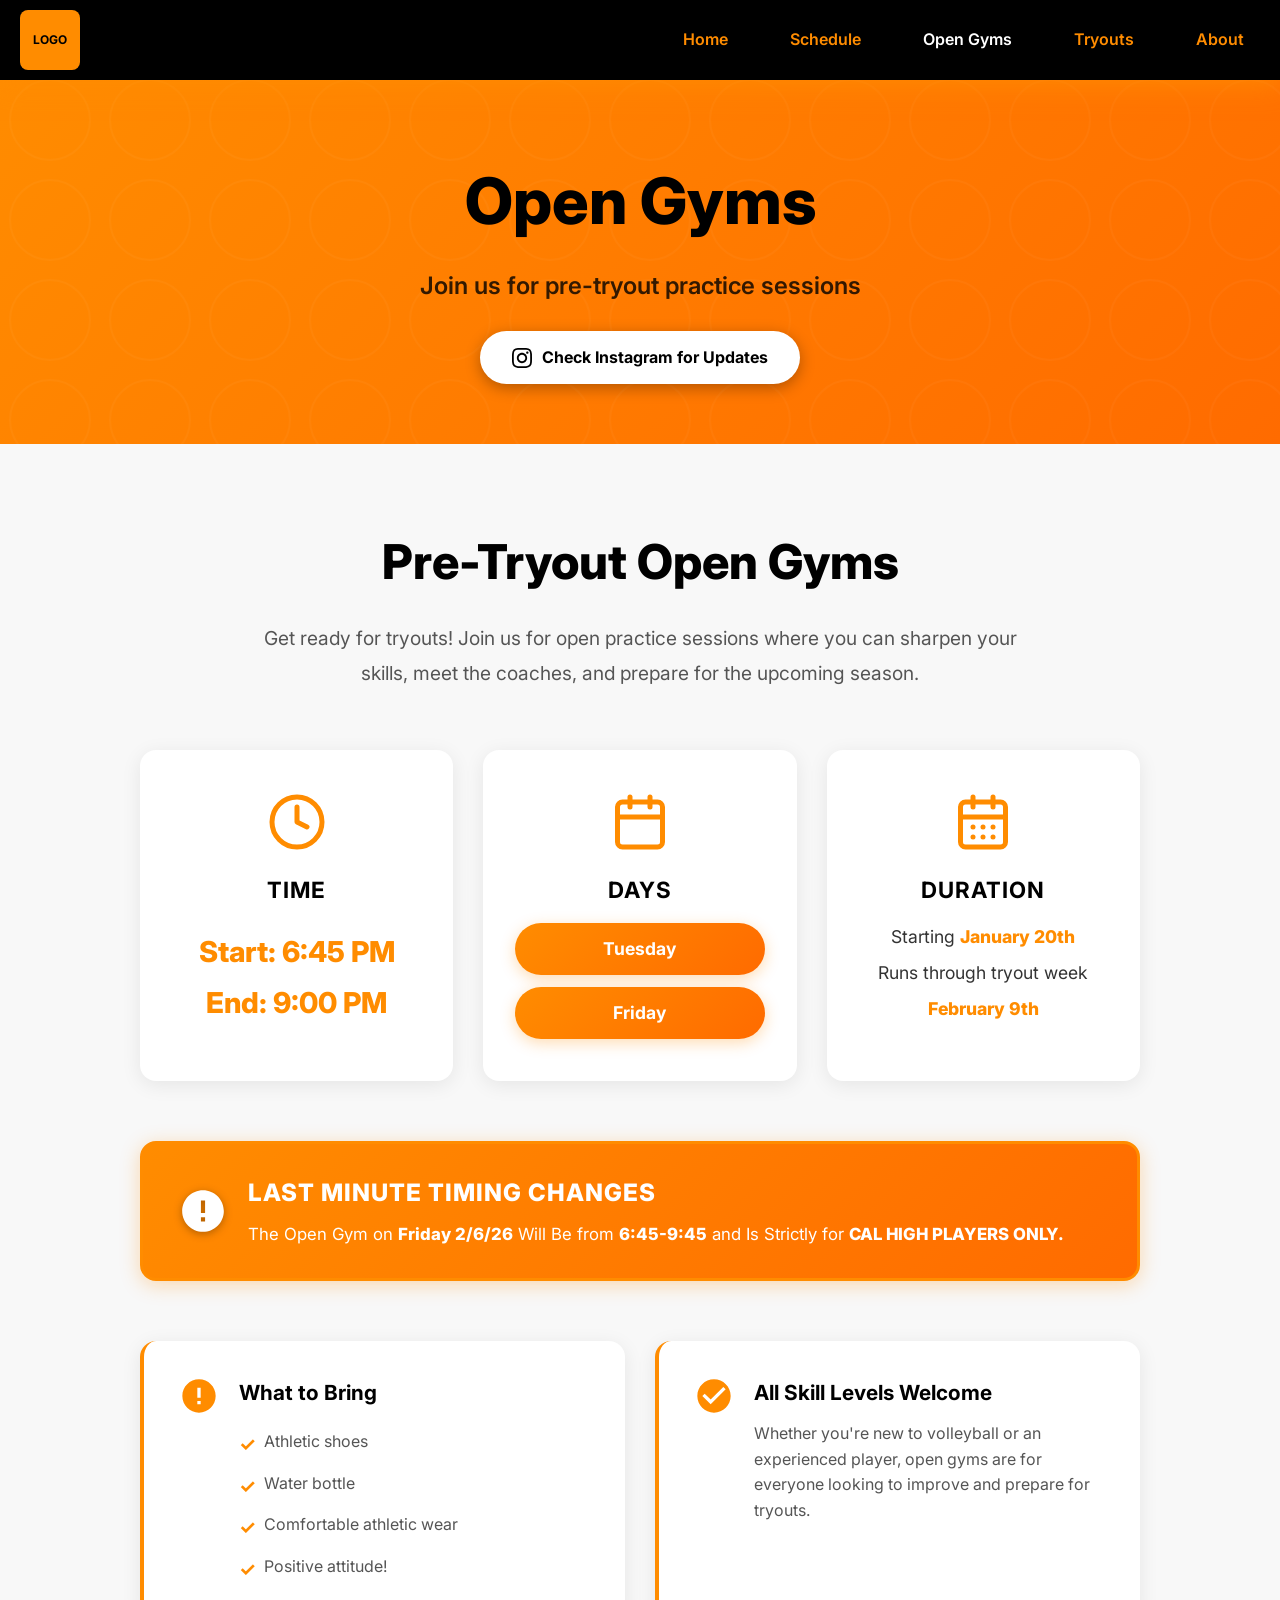
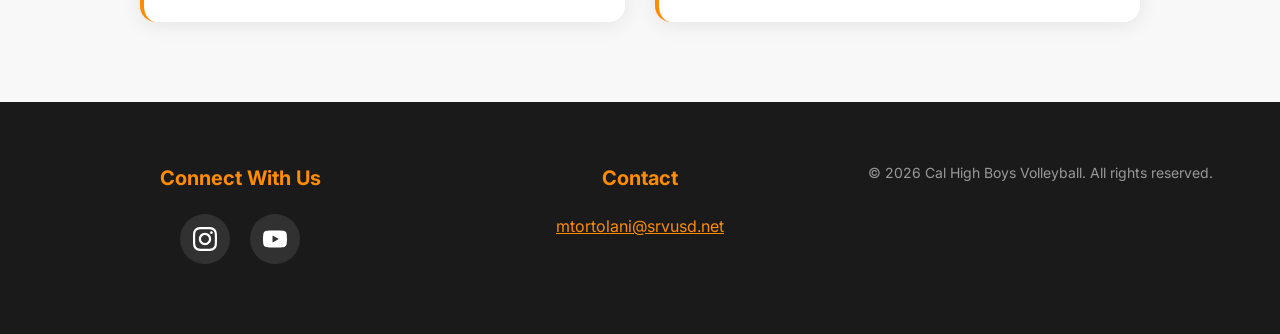
<file: open-gyms.html>
<!DOCTYPE html>
<html lang="en">
<head>
    <meta charset="UTF-8">
    <meta name="viewport" content="width=device-width, initial-scale=1.0">
    <meta name="description" content="Cal High Boys Volleyball Open Gyms - Join us for pre-tryout practice sessions">
    <title>Open Gyms - Cal High Boys Volleyball</title>
    
    <!-- Google Fonts -->
    <link rel="preconnect" href="https://fonts.googleapis.com">
    <link rel="preconnect" href="https://fonts.gstatic.com" crossorigin>
    <link href="https://fonts.googleapis.com/css2?family=Inter:wght@400;600;700;800&display=swap" rel="stylesheet">
    
    <link rel="stylesheet" href="style.css">
    <link rel="stylesheet" href="open-gyms-styles.css">
</head>
<body>
    <!-- Navigation Bar -->
    <nav class="navbar" role="navigation" aria-label="Main navigation">
        <div class="nav-container">
            <!-- Logo Placeholder -->
            <div class="logo-placeholder" aria-label="Cal High Boys Volleyball Logo">
                <span>LOGO</span>
            </div>
            
            <!-- Hamburger Menu Button (Mobile) -->
            <button class="hamburger" aria-label="Toggle menu" aria-expanded="false">
                <span class="hamburger-line"></span>
                <span class="hamburger-line"></span>
                <span class="hamburger-line"></span>
            </button>
            
            <!-- Navigation Links -->
            <ul class="nav-links">
                <li><a href="index.html" class="nav-link">Home</a></li>
                <li><a href="schedule.html" class="nav-link">Schedule</a></li>
                <li><a href="open-gyms.html" class="nav-link active">Open Gyms</a></li>
                <li><a href="tryouts.html" class="nav-link">Tryouts</a></li>
                <li><a href="about.html" class="nav-link">About</a></li>
            </ul>
        </div>
    </nav>

    <!-- Page Header -->
    <section class="page-header">
        <div class="container">
            <h1 class="page-title">Open Gyms</h1>
            <p class="page-subtitle">Join us for pre-tryout practice sessions</p>
            <a href="https://www.instagram.com/calhighmensvolleyball/" class="instagram-header-button" target="_blank" rel="noopener noreferrer">
                <svg class="social-icon-small" viewBox="0 0 24 24" fill="currentColor" aria-hidden="true">
                    <path d="M12 2.163c3.204 0 3.584.012 4.85.07 3.252.148 4.771 1.691 4.919 4.919.058 1.265.069 1.645.069 4.849 0 3.205-.012 3.584-.069 4.849-.149 3.225-1.664 4.771-4.919 4.919-1.266.058-1.644.07-4.85.07-3.204 0-3.584-.012-4.849-.07-3.26-.149-4.771-1.699-4.919-4.92-.058-1.265-.07-1.644-.07-4.849 0-3.204.013-3.583.07-4.849.149-3.227 1.664-4.771 4.919-4.919 1.266-.057 1.645-.069 4.849-.069zm0-2.163c-3.259 0-3.667.014-4.947.072-4.358.2-6.78 2.618-6.98 6.98-.059 1.281-.073 1.689-.073 4.948 0 3.259.014 3.668.072 4.948.2 4.358 2.618 6.78 6.98 6.98 1.281.058 1.689.072 4.948.072 3.259 0 3.668-.014 4.948-.072 4.354-.2 6.782-2.618 6.979-6.98.059-1.28.073-1.689.073-4.948 0-3.259-.014-3.667-.072-4.947-.196-4.354-2.617-6.78-6.979-6.98-1.281-.059-1.69-.073-4.949-.073zm0 5.838c-3.403 0-6.162 2.759-6.162 6.162s2.759 6.163 6.162 6.163 6.162-2.759 6.162-6.163c0-3.403-2.759-6.162-6.162-6.162zm0 10.162c-2.209 0-4-1.79-4-4 0-2.209 1.791-4 4-4s4 1.791 4 4c0 2.21-1.791 4-4 4zm6.406-11.845c-.796 0-1.441.645-1.441 1.44s.645 1.44 1.441 1.44c.795 0 1.439-.645 1.439-1.44s-.644-1.44-1.439-1.44z"/>
                </svg>
                Check Instagram for Updates
            </a>
        </div>
    </section>

    <!-- Open Gym Schedule Section -->
    <section class="schedule-section">
        <div class="container">
            <div class="schedule-header">
                <h2 class="schedule-title">Pre-Tryout Open Gyms</h2>
                <p class="schedule-intro">Get ready for tryouts! Join us for open practice sessions where you can sharpen your skills, meet the coaches, and prepare for the upcoming season.</p>
            </div>

            <!-- Schedule Cards Grid -->
            <div class="schedule-grid">
                <!-- Time Card -->
                <div class="info-card time-card">
                    <div class="card-icon">
                        <svg viewBox="0 0 24 24" fill="none" stroke="currentColor" stroke-width="2" stroke-linecap="round" stroke-linejoin="round">
                            <circle cx="12" cy="12" r="10"></circle>
                            <polyline points="12 6 12 12 16 14"></polyline>
                        </svg>
                    </div>
                    <h3 id = "DifPaddingTime" class="card-title">Time</h3>
                    <p class="card-time">Start: 6:45 PM</p>
                    <p class="card-time">End: 9:00 PM</p>
                </div>

                <!-- Days Card -->
                <div class="info-card days-card">
                    <div class="card-icon">
                        <svg viewBox="0 0 24 24" fill="none" stroke="currentColor" stroke-width="2" stroke-linecap="round" stroke-linejoin="round">
                            <rect x="3" y="4" width="18" height="18" rx="2" ry="2"></rect>
                            <line x1="16" y1="2" x2="16" y2="6"></line>
                            <line x1="8" y1="2" x2="8" y2="6"></line>
                            <line x1="3" y1="10" x2="21" y2="10"></line>
                        </svg>
                    </div>
                    <h3 class="card-title">Days</h3>
                    <div class="days-list">
                        <span class="day-badge">Tuesday</span>
                        <span class="day-badge">Friday</span>
                    </div>
                </div>

                <!-- Dates Card -->
                <div class="info-card dates-card">
                    <div class="card-icon">
                        <svg viewBox="0 0 24 24" fill="none" stroke="currentColor" stroke-width="2" stroke-linecap="round" stroke-linejoin="round">
                            <rect x="3" y="4" width="18" height="18" rx="2" ry="2"></rect>
                            <line x1="16" y1="2" x2="16" y2="6"></line>
                            <line x1="8" y1="2" x2="8" y2="6"></line>
                            <line x1="3" y1="10" x2="21" y2="10"></line>
                            <path d="M8 14h.01M12 14h.01M16 14h.01M8 18h.01M12 18h.01M16 18h.01"></path>
                        </svg>
                    </div>
                    <h3 class="card-title">Duration</h3>
                    <p class="card-dates">Starting <strong>January 20th</strong></p>
                    <p class="card-dates">Runs through tryout week</p>
                    <p class="card-dates"><strong>February 9th</strong></p>
                </div>
            </div>

            <!-- Alert Section for Timing Changes -->
            <div class="alert-section">
                <div class="alert-card">
                    <svg class="alert-icon" viewBox="0 0 24 24" fill="currentColor">
                        <path d="M12 2C6.48 2 2 6.48 2 12s4.48 10 10 10 10-4.48 10-10S17.52 2 12 2zm1 15h-2v-2h2v2zm0-4h-2V7h2v6z"/>
                    </svg>
                    <div class="alert-content">
                        <h4 class="alert-title">Last Minute Timing Changes</h4>
                        <p class="alert-text">The Open Gym on <strong>Friday 2/6/26</strong> Will Be from <strong>6:45-9:45</strong> and Is Strictly for <strong>CAL HIGH PLAYERS ONLY.</strong></p>
                    </div>
                </div>
            </div>

            <!-- Important Notes -->
            <div class="notes-section">
                <div class="note-card">
                    <svg class="note-icon" viewBox="0 0 24 24" fill="currentColor">
                        <path d="M12 2C6.48 2 2 6.48 2 12s4.48 10 10 10 10-4.48 10-10S17.52 2 12 2zm1 15h-2v-2h2v2zm0-4h-2V7h2v6z"/>
                    </svg>
                    <div class="note-content">
                        <h4 class="note-title">What to Bring</h4>
                        <ul class="note-list">
                            <li>Athletic shoes</li>
                            <li>Water bottle</li>
                            <li>Comfortable athletic wear</li>
                            <li>Positive attitude!</li>
                        </ul>
                    </div>
                </div>

                <div class="note-card">
                    <svg class="note-icon" viewBox="0 0 24 24" fill="currentColor">
                        <path d="M12 2C6.48 2 2 6.48 2 12s4.48 10 10 10 10-4.48 10-10S17.52 2 12 2zm-2 15l-5-5 1.41-1.41L10 14.17l7.59-7.59L19 8l-9 9z"/>
                    </svg>
                    <div class="note-content">
                        <h4 class="note-title">All Skill Levels Welcome</h4>
                        <p class="note-text">Whether you're new to volleyball or an experienced player, open gyms are for everyone looking to improve and prepare for tryouts.</p>
                    </div>
                </div>
            </div>
        </div>
    </section>

    <!-- Footer -->
    <footer class="footer">
        <div class="container">
            <div class="footer-content">
                <!-- Social Media Links -->
                <div class="footer-social">
                    <h3 class="footer-heading">Connect With Us</h3>
                    <div class="footer-social-links">
                        <a href="#" class="footer-social-link" aria-label="Instagram" target="_blank" rel="noopener noreferrer">
                            <svg class="footer-social-icon" viewBox="0 0 24 24" fill="currentColor" aria-hidden="true">
                                <path d="M12 2.163c3.204 0 3.584.012 4.85.07 3.252.148 4.771 1.691 4.919 4.919.058 1.265.069 1.645.069 4.849 0 3.205-.012 3.584-.069 4.849-.149 3.225-1.664 4.771-4.919 4.919-1.266.058-1.644.07-4.85.07-3.204 0-3.584-.012-4.849-.07-3.26-.149-4.771-1.699-4.919-4.92-.058-1.265-.07-1.644-.07-4.849 0-3.204.013-3.583.07-4.849.149-3.227 1.664-4.771 4.919-4.919 1.266-.057 1.645-.069 4.849-.069zm0-2.163c-3.259 0-3.667.014-4.947.072-4.358.2-6.78 2.618-6.98 6.98-.059 1.281-.073 1.689-.073 4.948 0 3.259.014 3.668.072 4.948.2 4.358 2.618 6.78 6.98 6.98 1.281.058 1.689.072 4.948.072 3.259 0 3.668-.014 4.948-.072 4.354-.2 6.782-2.618 6.979-6.98.059-1.28.073-1.689.073-4.948 0-3.259-.014-3.667-.072-4.947-.196-4.354-2.617-6.78-6.979-6.98-1.281-.059-1.69-.073-4.949-.073zm0 5.838c-3.403 0-6.162 2.759-6.162 6.162s2.759 6.163 6.162 6.163 6.162-2.759 6.162-6.163c0-3.403-2.759-6.162-6.162-6.162zm0 10.162c-2.209 0-4-1.79-4-4 0-2.209 1.791-4 4-4s4 1.791 4 4c0 2.21-1.791 4-4 4zm6.406-11.845c-.796 0-1.441.645-1.441 1.44s.645 1.44 1.441 1.44c.795 0 1.439-.645 1.439-1.44s-.644-1.44-1.439-1.44z"/>
                            </svg>
                        </a>
                        <a href="#" class="footer-social-link" aria-label="YouTube" target="_blank" rel="noopener noreferrer">
                            <svg class="footer-social-icon" viewBox="0 0 24 24" fill="currentColor" aria-hidden="true">
                                <path d="M23.498 6.186a3.016 3.016 0 0 0-2.122-2.136C19.505 3.545 12 3.545 12 3.545s-7.505 0-9.377.505A3.017 3.017 0 0 0 .502 6.186C0 8.07 0 12 0 12s0 3.93.502 5.814a3.016 3.016 0 0 0 2.122 2.136c1.871.505 9.376.505 9.376.505s7.505 0 9.377-.505a3.015 3.015 0 0 0 2.122-2.136C24 15.93 24 12 24 12s0-3.93-.502-5.814zM9.545 15.568V8.432L15.818 12l-6.273 3.568z"/>
                            </svg>
                        </a>
                    </div>
                </div>
                
                <!-- Contact Information -->
                <div class="footer-contact">
                    <h3 class="footer-heading">Contact</h3>
                    <p class="footer-email">
                        <a href="mailto:mtortolani@srvusd.net">mtortolani@srvusd.net</a>
                    </p>
                </div>
                
                <!-- Copyright -->
                <div class="footer-copyright">
                    <p>&copy; 2026 Cal High Boys Volleyball. All rights reserved.</p>
                </div>
            </div>
            
            <!-- Back to Top Button -->
            <button class="back-to-top" aria-label="Back to top" title="Back to top">
                <svg class="back-to-top-icon" viewBox="0 0 24 24" fill="none" stroke="currentColor" stroke-width="2" stroke-linecap="round" stroke-linejoin="round" aria-hidden="true">
                    <polyline points="18 15 12 9 6 15"></polyline>
                </svg>
            </button>
        </div>
    </footer>

    <script src="script.js"></script>
</body>
</html>
</file>
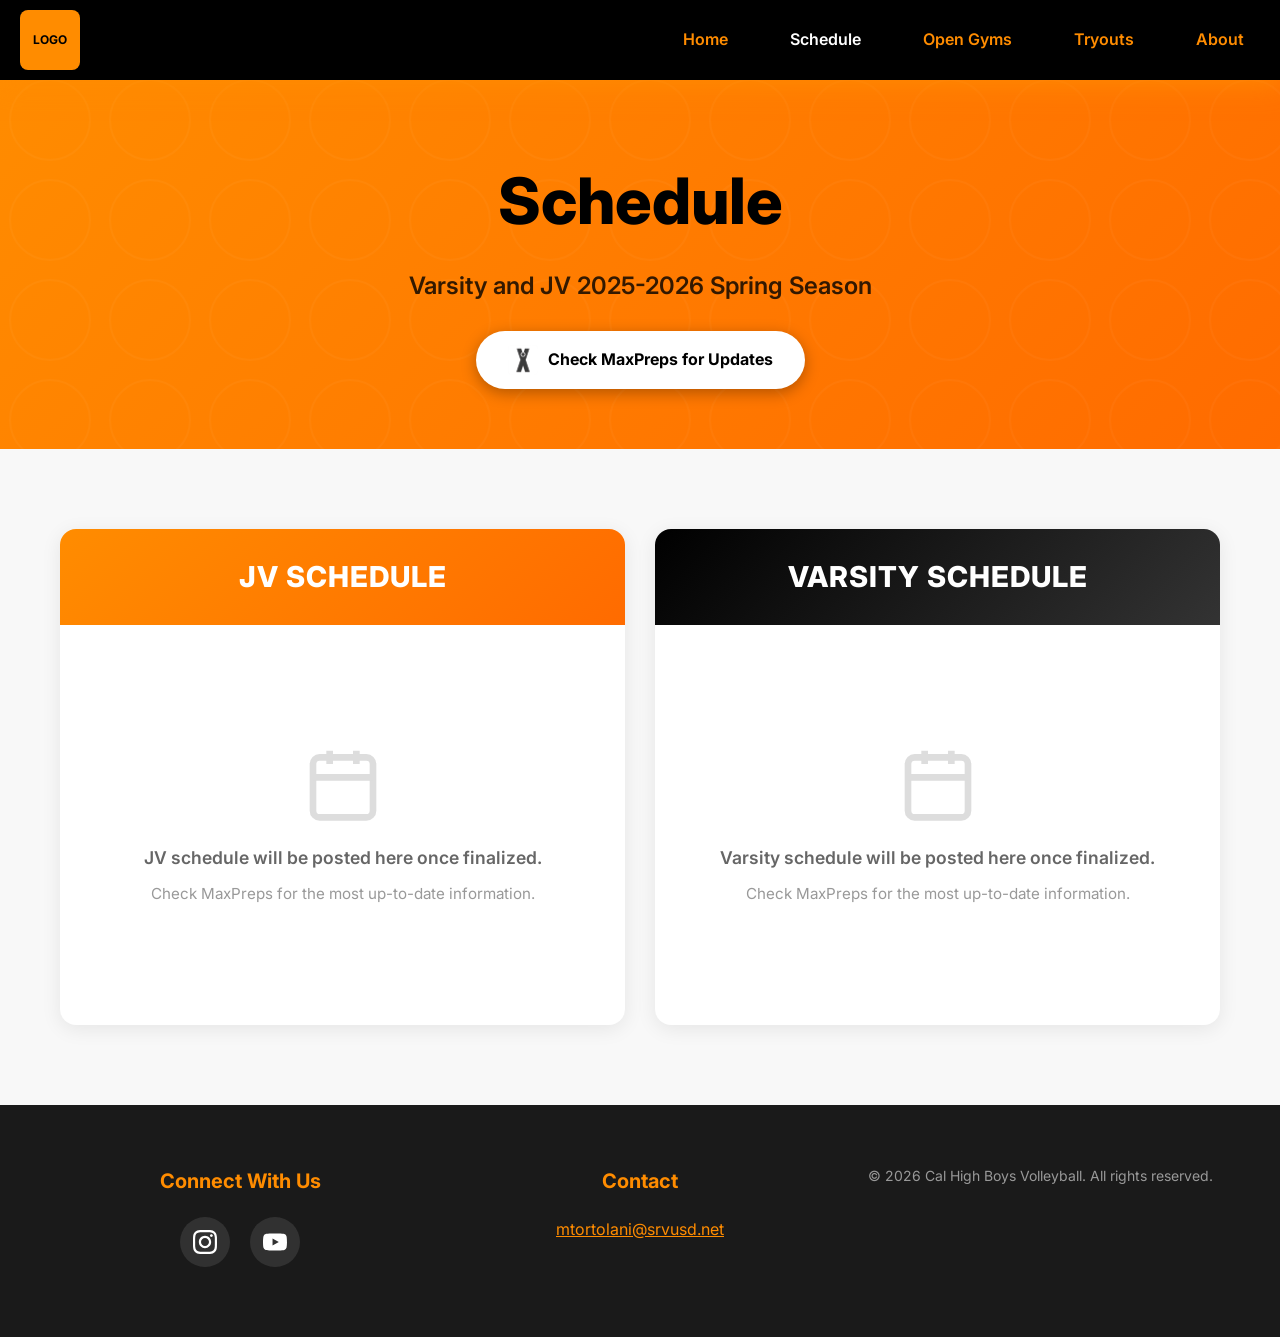
<file: schedule.html>
<!DOCTYPE html>
<html lang="en">
<head>
    <meta charset="UTF-8">
    <meta name="viewport" content="width=device-width, initial-scale=1.0">
    <meta name="description" content="Cal High Boys Volleyball Schedule - Varsity and JV 2025-2026 Spring Season">
    <title>Schedule - Cal High Boys Volleyball</title>
    
    <!-- Google Fonts -->
    <link rel="preconnect" href="https://fonts.googleapis.com">
    <link rel="preconnect" href="https://fonts.gstatic.com" crossorigin>
    <link href="https://fonts.googleapis.com/css2?family=Inter:wght@400;600;700;800&display=swap" rel="stylesheet">
    
    <link rel="stylesheet" href="style.css">
    <link rel="stylesheet" href="schedule-styles.css">
</head>
<body>
    <!-- Navigation Bar -->
    <!-- Navigation Bar -->
    <nav class="navbar" role="navigation" aria-label="Main navigation">
        <div class="nav-container">
            <!-- Logo Placeholder -->
            <div class="logo-placeholder" aria-label="Cal High Boys Volleyball Logo">
                <span>LOGO</span>
            </div>
            
            <!-- Hamburger Menu Button (Mobile) -->
            <button class="hamburger" aria-label="Toggle menu" aria-expanded="false">
                <span class="hamburger-line"></span>
                <span class="hamburger-line"></span>
                <span class="hamburger-line"></span>
            </button>
            
            <!-- Navigation Links -->
            <ul class="nav-links">
                <li><a href="index.html" class="nav-link">Home</a></li>
                <li><a href="schedule.html" class="nav-link active">Schedule</a></li>
                <li><a href="open-gyms.html" class="nav-link">Open Gyms</a></li>
                <li><a href="tryouts.html" class="nav-link">Tryouts</a></li>
                <li><a href="about.html" class="nav-link">About</a></li>
            </ul>
        </div>
    </nav>

    <!-- Page Header -->
    <section class="page-header">
        <div class="container">
            <h1 class="page-title">Schedule</h1>
            <p class="page-subtitle">Varsity and JV 2025-2026 Spring Season</p>
            <a href="https://www.maxpreps.com/ca/san-ramon/california-grizzlies/volleyball/boys/schedule/" class="maxpreps-header-button" target="_blank" rel="noopener noreferrer">
                <img src="images/maxprepslogo2.png" alt="MaxPreps" class="maxpreps-icon">
                <span>Check MaxPreps for Updates</span>
            </a>
        </div>
    </section>

    <!-- Schedule Section -->
    <section class="schedule-section">
        <div class="container">
            <!-- Schedule Grid -->
            <div class="schedule-grid">
                <!-- JV Schedule Box -->
                <div class="schedule-box">
                    <div class="schedule-box-header">
                        <h2 class="schedule-box-title">JV Schedule</h2>
                    </div>
                    <div class="schedule-box-content">
                        <!-- Placeholder for JV Schedule -->
                        <div class="schedule-placeholder">
                            <svg class="placeholder-icon" viewBox="0 0 24 24" fill="none" stroke="currentColor" stroke-width="2">
                                <rect x="3" y="4" width="18" height="18" rx="2" ry="2"></rect>
                                <line x1="16" y1="2" x2="16" y2="6"></line>
                                <line x1="8" y1="2" x2="8" y2="6"></line>
                                <line x1="3" y1="10" x2="21" y2="10"></line>
                            </svg>
                            <p class="placeholder-text">JV schedule will be posted here once finalized.</p>
                            <p class="placeholder-subtext">Check MaxPreps for the most up-to-date information.</p>
                        </div>
                        
                        <!-- Example schedule items (can be uncommented and filled in) -->
                        <!--
                        <div class="schedule-item">
                            <div class="schedule-date">
                                <span class="date-month">FEB</span>
                                <span class="date-day">15</span>
                            </div>
                            <div class="schedule-details">
                                <p class="schedule-opponent">vs. Amador Valley HS</p>
                                <p class="schedule-time">4:00 PM • Home</p>
                            </div>
                        </div>
                        -->
                    </div>
                </div>

                <!-- Varsity Schedule Box -->
                <div class="schedule-box">
                    <div class="schedule-box-header varsity">
                        <h2 class="schedule-box-title">Varsity Schedule</h2>
                    </div>
                    <div class="schedule-box-content">
                        <!-- Placeholder for Varsity Schedule -->
                        <div class="schedule-placeholder">
                            <svg class="placeholder-icon" viewBox="0 0 24 24" fill="none" stroke="currentColor" stroke-width="2">
                                <rect x="3" y="4" width="18" height="18" rx="2" ry="2"></rect>
                                <line x1="16" y1="2" x2="16" y2="6"></line>
                                <line x1="8" y1="2" x2="8" y2="6"></line>
                                <line x1="3" y1="10" x2="21" y2="10"></line>
                            </svg>
                            <p class="placeholder-text">Varsity schedule will be posted here once finalized.</p>
                            <p class="placeholder-subtext">Check MaxPreps for the most up-to-date information.</p>
                        </div>
                        
                        <!-- Example schedule items (can be uncommented and filled in) -->
                        <!--
                        <div class="schedule-item">
                            <div class="schedule-date">
                                <span class="date-month">FEB</span>
                                <span class="date-day">15</span>
                            </div>
                            <div class="schedule-details">
                                <p class="schedule-opponent">vs. Amador Valley HS</p>
                                <p class="schedule-time">6:00 PM • Home</p>
                            </div>
                        </div>
                        -->
                    </div>
                </div>
            </div>
        </div>
    </section>

    <!-- Footer -->
    <footer class="footer">
        <div class="container">
            <div class="footer-content">
                <!-- Social Media Links -->
                <div class="footer-social">
                    <h3 class="footer-heading">Connect With Us</h3>
                    <div class="footer-social-links">
                        <a href="#" class="footer-social-link" aria-label="Instagram" target="_blank" rel="noopener noreferrer">
                            <svg class="footer-social-icon" viewBox="0 0 24 24" fill="currentColor" aria-hidden="true">
                                <path d="M12 2.163c3.204 0 3.584.012 4.85.07 3.252.148 4.771 1.691 4.919 4.919.058 1.265.069 1.645.069 4.849 0 3.205-.012 3.584-.069 4.849-.149 3.225-1.664 4.771-4.919 4.919-1.266.058-1.644.07-4.85.07-3.204 0-3.584-.012-4.849-.07-3.26-.149-4.771-1.699-4.919-4.92-.058-1.265-.07-1.644-.07-4.849 0-3.204.013-3.583.07-4.849.149-3.227 1.664-4.771 4.919-4.919 1.266-.057 1.645-.069 4.849-.069zm0-2.163c-3.259 0-3.667.014-4.947.072-4.358.2-6.78 2.618-6.98 6.98-.059 1.281-.073 1.689-.073 4.948 0 3.259.014 3.668.072 4.948.2 4.358 2.618 6.78 6.98 6.98 1.281.058 1.689.072 4.948.072 3.259 0 3.668-.014 4.948-.072 4.354-.2 6.782-2.618 6.979-6.98.059-1.28.073-1.689.073-4.948 0-3.259-.014-3.667-.072-4.947-.196-4.354-2.617-6.78-6.979-6.98-1.281-.059-1.69-.073-4.949-.073zm0 5.838c-3.403 0-6.162 2.759-6.162 6.162s2.759 6.163 6.162 6.163 6.162-2.759 6.162-6.163c0-3.403-2.759-6.162-6.162-6.162zm0 10.162c-2.209 0-4-1.79-4-4 0-2.209 1.791-4 4-4s4 1.791 4 4c0 2.21-1.791 4-4 4zm6.406-11.845c-.796 0-1.441.645-1.441 1.44s.645 1.44 1.441 1.44c.795 0 1.439-.645 1.439-1.44s-.644-1.44-1.439-1.44z"/>
                            </svg>
                        </a>
                        <a href="#" class="footer-social-link" aria-label="YouTube" target="_blank" rel="noopener noreferrer">
                            <svg class="footer-social-icon" viewBox="0 0 24 24" fill="currentColor" aria-hidden="true">
                                <path d="M23.498 6.186a3.016 3.016 0 0 0-2.122-2.136C19.505 3.545 12 3.545 12 3.545s-7.505 0-9.377.505A3.017 3.017 0 0 0 .502 6.186C0 8.07 0 12 0 12s0 3.93.502 5.814a3.016 3.016 0 0 0 2.122 2.136c1.871.505 9.376.505 9.376.505s7.505 0 9.377-.505a3.015 3.015 0 0 0 2.122-2.136C24 15.93 24 12 24 12s0-3.93-.502-5.814zM9.545 15.568V8.432L15.818 12l-6.273 3.568z"/>
                            </svg>
                        </a>
                    </div>
                </div>
                
                <!-- Contact Information -->
                <div class="footer-contact">
                    <h3 class="footer-heading">Contact</h3>
                    <p class="footer-email">
                        <a href="mailto:mtortolani@srvusd.net">mtortolani@srvusd.net</a>
                    </p>
                </div>
                
                <!-- Copyright -->
                <div class="footer-copyright">
                    <p>&copy; 2026 Cal High Boys Volleyball. All rights reserved.</p>
                </div>
            </div>
            
            <!-- Back to Top Button -->
            <button class="back-to-top" aria-label="Back to top" title="Back to top">
                <svg class="back-to-top-icon" viewBox="0 0 24 24" fill="none" stroke="currentColor" stroke-width="2" stroke-linecap="round" stroke-linejoin="round" aria-hidden="true">
                    <polyline points="18 15 12 9 6 15"></polyline>
                </svg>
            </button>
        </div>
    </footer>

    <script src="script.js"></script>
</body>
</html>
</file>
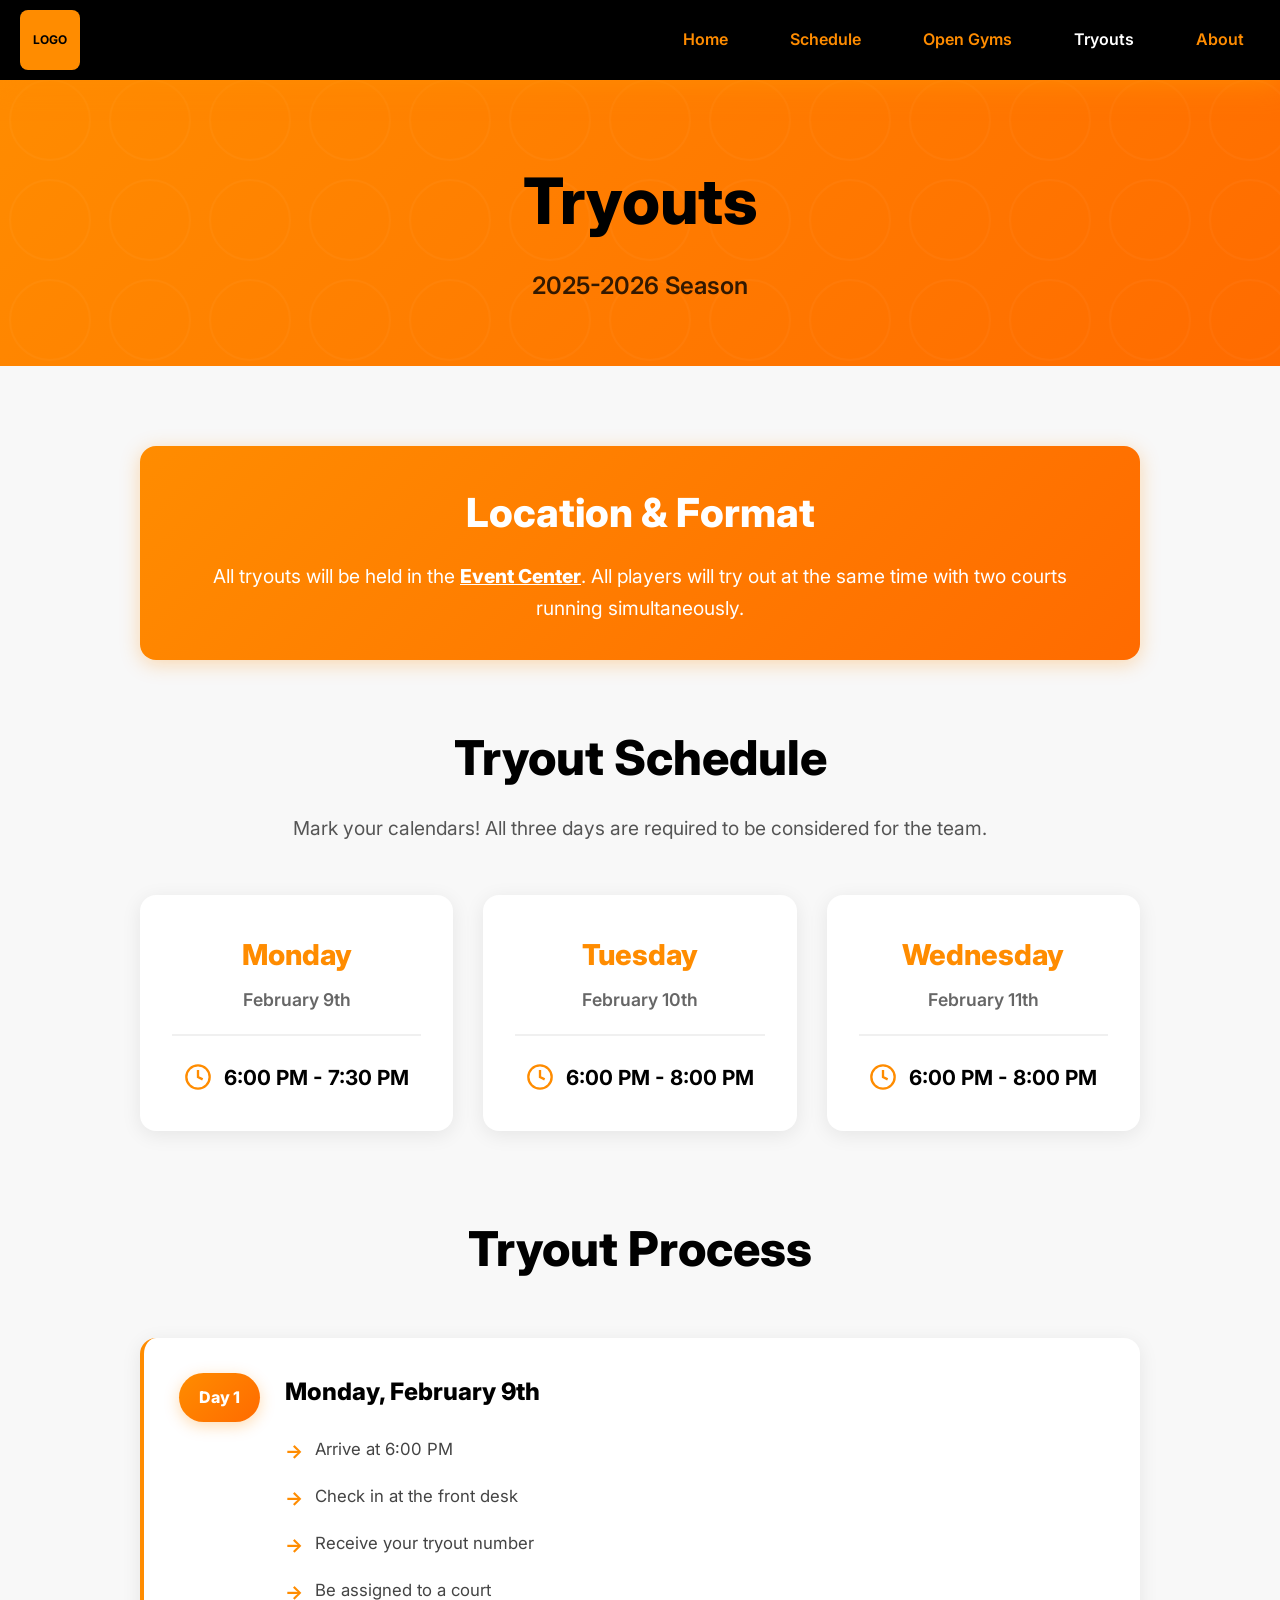
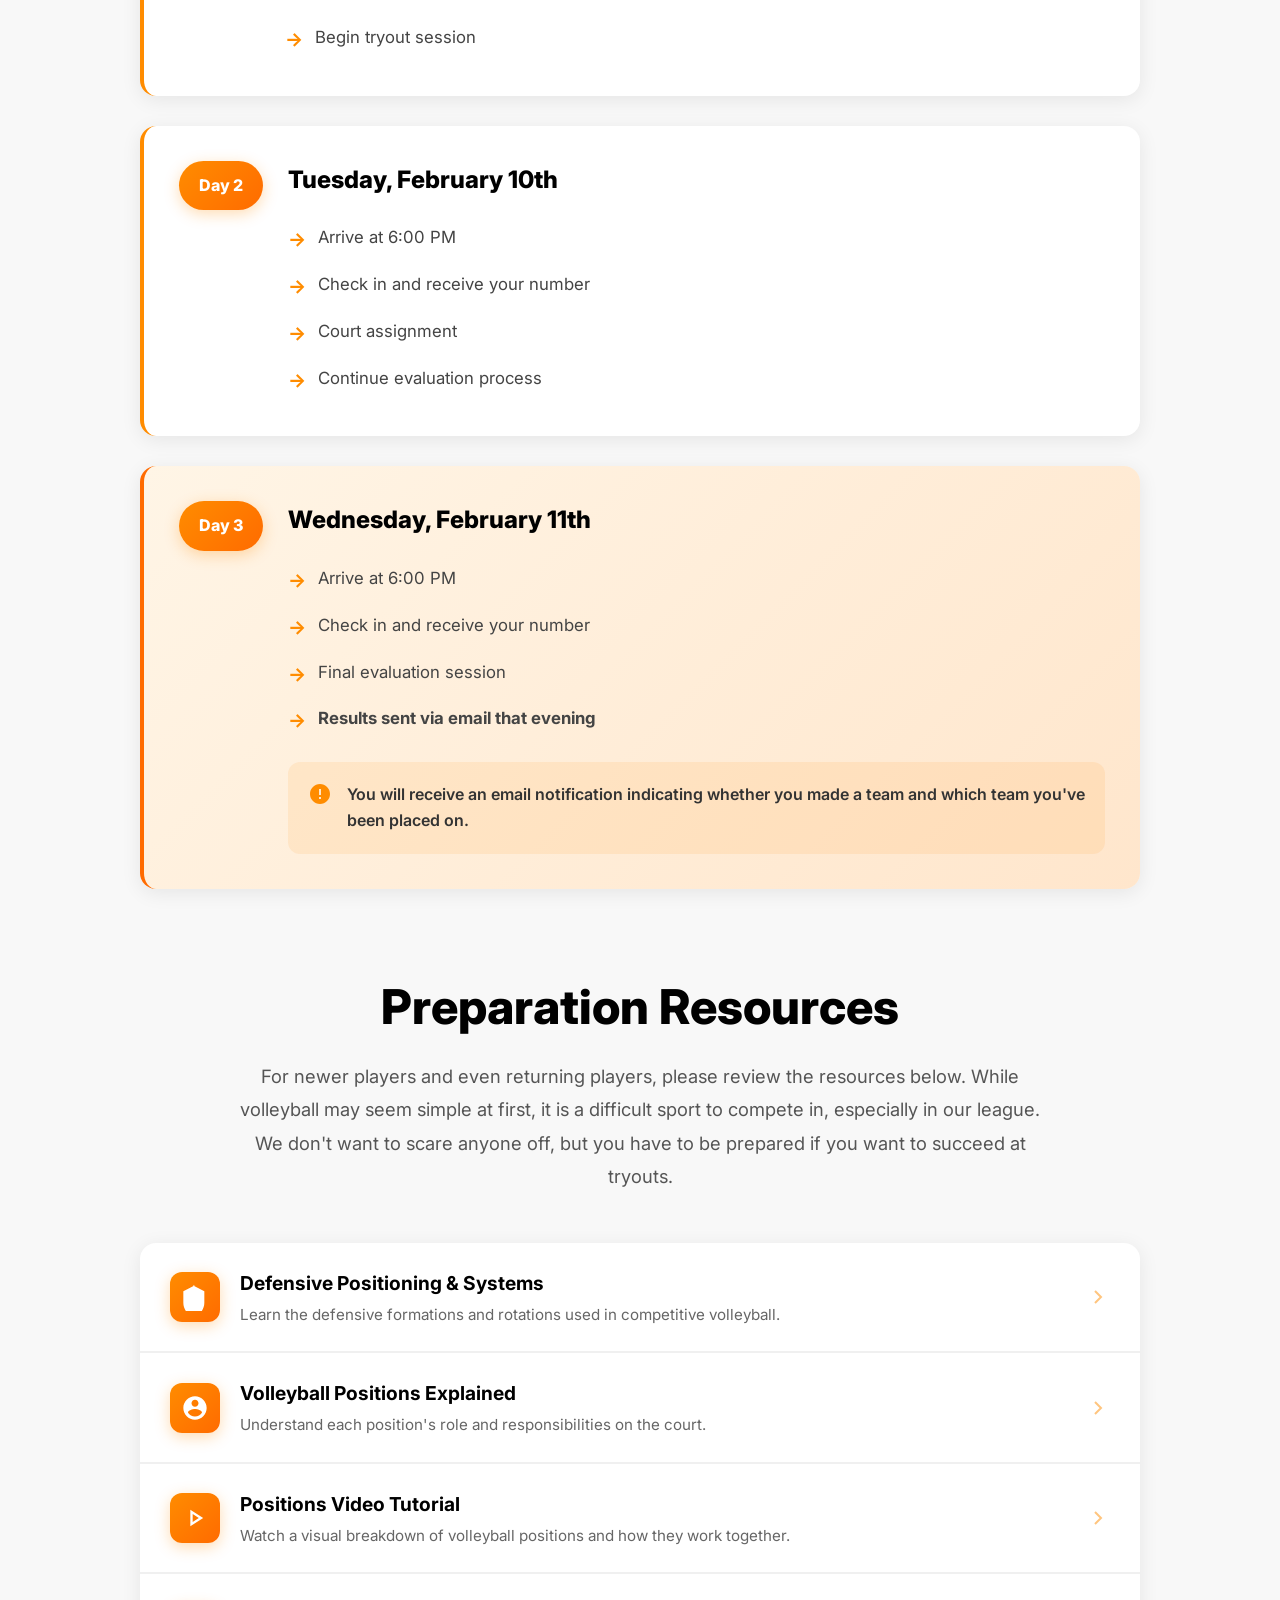
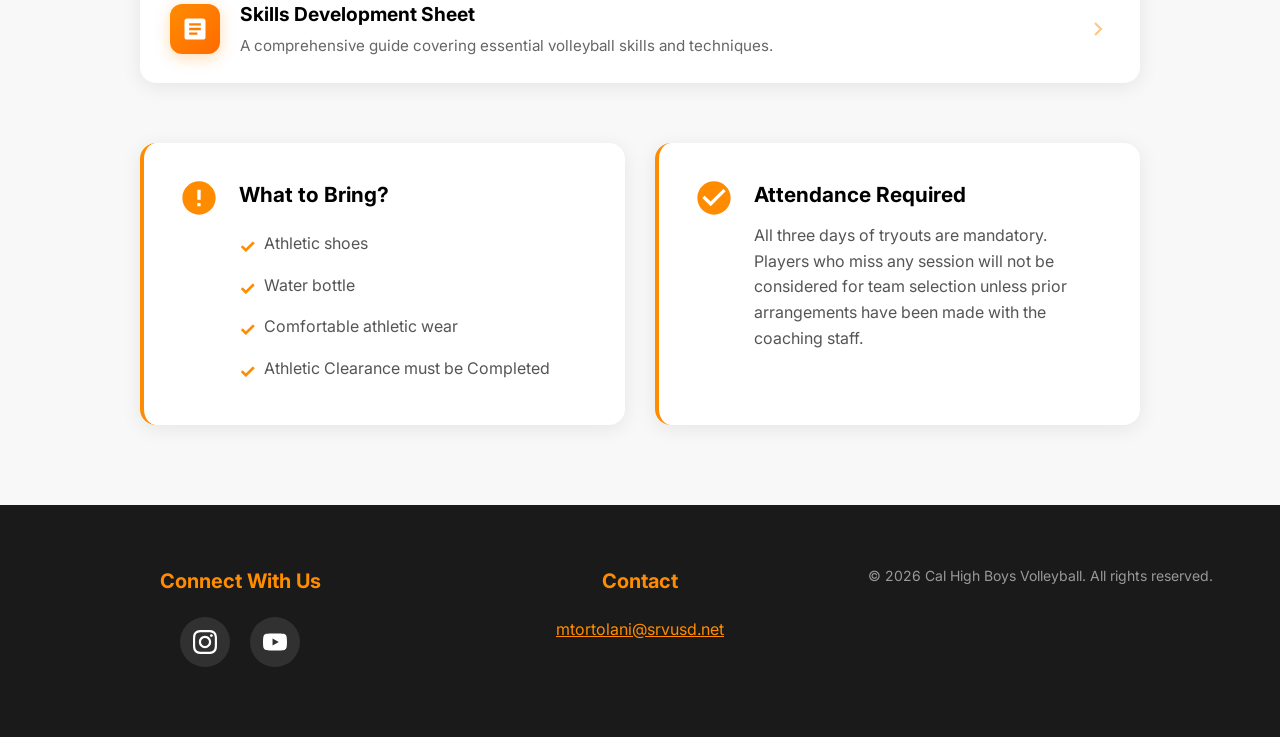
<file: tryouts.html>
<!DOCTYPE html>
<html lang="en">
<head>
    <meta charset="UTF-8">
    <meta name="viewport" content="width=device-width, initial-scale=1.0">
    <meta name="description" content="Cal High Boys Volleyball Tryouts - 2025-2026 Season Information">
    <title>Tryouts - Cal High Boys Volleyball</title>
    
    <!-- Google Fonts -->
    <link rel="preconnect" href="https://fonts.googleapis.com">
    <link rel="preconnect" href="https://fonts.gstatic.com" crossorigin>
    <link href="https://fonts.googleapis.com/css2?family=Inter:wght@400;600;700;800&display=swap" rel="stylesheet">
    
    <link rel="stylesheet" href="style.css">
    <link rel="stylesheet" href="tryouts-styles.css">
</head>
<body>
    <!-- Navigation Bar -->
    <nav class="navbar" role="navigation" aria-label="Main navigation">
        <div class="nav-container">
            <!-- Logo Placeholder -->
            <div class="logo-placeholder" aria-label="Cal High Boys Volleyball Logo">
                <span>LOGO</span>
            </div>
            
            <!-- Hamburger Menu Button (Mobile) -->
            <button class="hamburger" aria-label="Toggle menu" aria-expanded="false">
                <span class="hamburger-line"></span>
                <span class="hamburger-line"></span>
                <span class="hamburger-line"></span>
            </button>
            
            <!-- Navigation Links -->
            <ul class="nav-links">
                <li><a href="index.html" class="nav-link">Home</a></li>
                <li><a href="schedule.html" class="nav-link">Schedule</a></li>
                <li><a href="open-gyms.html" class="nav-link">Open Gyms</a></li>
                <li><a href="tryouts.html" class="nav-link active">Tryouts</a></li>
                <li><a href="about.html" class="nav-link">About</a></li>
            </ul>
        </div>
    </nav>

    <!-- Page Header -->
    <section class="page-header">
        <div class="container">
            <h1 class="page-title">Tryouts</h1>
            <p class="page-subtitle">2025-2026 Season</p>
        </div>
    </section>

    <!-- Tryouts Information Section -->
    <section class="tryouts-section">
        <div class="container">
            <!-- Location & Format -->
            <div class="info-banner">
                <div class="info-banner-content">
                    <h2 class="info-banner-title">Location & Format</h2>
                    <p class="info-banner-text">All tryouts will be held in the <strong>Event Center</strong>. All players will try out at the same time with two courts running simultaneously.</p>
                </div>
            </div>

            <!-- Tryout Schedule Grid -->
            <div class="schedule-header">
                <h2 class="section-title">Tryout Schedule</h2>
                <p class="section-intro">Mark your calendars! All three days are required to be considered for the team.</p>
            </div>

            <div class="tryout-schedule-grid">
                <!-- Monday -->
                <div class="day-card">
                    <div class="day-header">
                        <h3 class="day-name">Monday</h3>
                        <p class="day-date">February 9th</p>
                    </div>
                    <div class="day-time">
                        <svg class="time-icon" viewBox="0 0 24 24" fill="none" stroke="currentColor" stroke-width="2">
                            <circle cx="12" cy="12" r="10"></circle>
                            <polyline points="12 6 12 12 16 14"></polyline>
                        </svg>
                        <span class="time-text">6:00 PM - 7:30 PM</span>
                    </div>
                </div>

                <!-- Tuesday -->
                <div class="day-card">
                    <div class="day-header">
                        <h3 class="day-name">Tuesday</h3>
                        <p class="day-date">February 10th</p>
                    </div>
                    <div class="day-time">
                        <svg class="time-icon" viewBox="0 0 24 24" fill="none" stroke="currentColor" stroke-width="2">
                            <circle cx="12" cy="12" r="10"></circle>
                            <polyline points="12 6 12 12 16 14"></polyline>
                        </svg>
                        <span class="time-text">6:00 PM - 8:00 PM</span>
                    </div>
                </div>

                <!-- Wednesday -->
                <div class="day-card">
                    <div class="day-header">
                        <h3 class="day-name">Wednesday</h3>
                        <p class="day-date">February 11th</p>
                    </div>
                    <div class="day-time">
                        <svg class="time-icon" viewBox="0 0 24 24" fill="none" stroke="currentColor" stroke-width="2">
                            <circle cx="12" cy="12" r="10"></circle>
                            <polyline points="12 6 12 12 16 14"></polyline>
                        </svg>
                        <span class="time-text">6:00 PM - 8:00 PM</span>
                    </div>
                </div>
            </div>

            <!-- Tryout Process -->
            <div class="process-section">
                <div class="schedule-header">
                    <h2 class="section-title">Tryout Process</h2>
                </div>
                <div class="process-timeline">
                    <!-- Day 1 -->
                    <div class="process-card">
                        <div class="process-badge">
                            <span class="badge-text">Day 1</span>
                        </div>
                        <div class="process-content">
                            <h3 class="process-title">Monday, February 9th</h3>
                            <ul class="process-list">
                                <li>Arrive at 6:00 PM</li>
                                <li>Check in at the front desk</li>
                                <li>Receive your tryout number</li>
                                <li>Be assigned to a court</li>
                                <li>Begin tryout session</li>
                            </ul>
                        </div>
                    </div>

                    <!-- Day 2 -->
                    <div class="process-card">
                        <div class="process-badge">
                            <span class="badge-text">Day 2</span>
                        </div>
                        <div class="process-content">
                            <h3 class="process-title">Tuesday, February 10th</h3>
                            <ul class="process-list">
                                <li>Arrive at 6:00 PM</li>
                                <li>Check in and receive your number</li>
                                <li>Court assignment</li>
                                <li>Continue evaluation process</li>
                            </ul>
                        </div>
                    </div>

                    <!-- Day 3 -->
                    <div class="process-card highlight">
                        <div class="process-badge">
                            <span class="badge-text">Day 3</span>
                        </div>
                        <div class="process-content">
                            <h3 class="process-title">Wednesday, February 11th</h3>
                            <ul class="process-list">
                                <li>Arrive at 6:00 PM</li>
                                <li>Check in and receive your number</li>
                                <li>Final evaluation session</li>
                                <li><strong>Results sent via email that evening</strong></li>
                            </ul>
                            <div class="process-note">
                                <svg class="note-icon-small" viewBox="0 0 24 24" fill="currentColor">
                                    <path d="M12 2C6.48 2 2 6.48 2 12s4.48 10 10 10 10-4.48 10-10S17.52 2 12 2zm1 15h-2v-2h2v2zm0-4h-2V7h2v6z"/>
                                </svg>
                                <p>You will receive an email notification indicating whether you made a team and which team you've been placed on.</p>
                            </div>
                        </div>
                    </div>
                </div>
            </div>

            <!-- Preparation Resources -->
            <div class="resources-section">
                <div class="schedule-header">
                    <h2 class="section-title">Preparation Resources</h2>
                    <p class="resources-intro">For newer players and even returning players, please review the resources below. While volleyball may seem simple at first, it is a difficult sport to compete in, especially in our league. We don't want to scare anyone off, but you have to be prepared if you want to succeed at tryouts.</p>
                </div>
                
                <div class="resources-container">
                    <!-- Defensive Systems -->
                    <a href="https://www.theartofcoachingvolleyball.com/defensive-systems/" class="resource-link-box" target="_blank" rel="noopener noreferrer">
                        <div class="resource-link-icon">
                            <svg viewBox="0 0 24 24" fill="currentColor">
                                <path d="M12 2L2 7v10c0 5.55 3.84 10.74 9 12 5.16-1.26 9-6.45 9-12V7l-10-5z"/>
                            </svg>
                        </div>
                        <div class="resource-link-content">
                            <h3 class="resource-link-title">Defensive Positioning & Systems</h3>
                            <p class="resource-link-description">Learn the defensive formations and rotations used in competitive volleyball.</p>
                        </div>
                        <div class="resource-link-arrow">
                            <svg viewBox="0 0 24 24" fill="none" stroke="currentColor" stroke-width="2">
                                <polyline points="9 18 15 12 9 6"></polyline>
                            </svg>
                        </div>
                    </a>

                    <!-- Positions Explained -->
                    <a href="https://www.goldmedalsquared.com/post/volleyball-positions" class="resource-link-box" target="_blank" rel="noopener noreferrer">
                        <div class="resource-link-icon">
                            <svg viewBox="0 0 24 24" fill="currentColor">
                                <path d="M12 2C6.48 2 2 6.48 2 12s4.48 10 10 10 10-4.48 10-10S17.52 2 12 2zm0 3c1.66 0 3 1.34 3 3s-1.34 3-3 3-3-1.34-3-3 1.34-3 3-3zm0 14.2c-2.5 0-4.71-1.28-6-3.22.03-1.99 4-3.08 6-3.08 1.99 0 5.97 1.09 6 3.08-1.29 1.94-3.5 3.22-6 3.22z"/>
                            </svg>
                        </div>
                        <div class="resource-link-content">
                            <h3 class="resource-link-title">Volleyball Positions Explained</h3>
                            <p class="resource-link-description">Understand each position's role and responsibilities on the court.</p>
                        </div>
                        <div class="resource-link-arrow">
                            <svg viewBox="0 0 24 24" fill="none" stroke="currentColor" stroke-width="2">
                                <polyline points="9 18 15 12 9 6"></polyline>
                            </svg>
                        </div>
                    </a>

                    <!-- Positions Video -->
                    <a href="https://www.youtube.com/watch?v=LkpmYtogPdw" class="resource-link-box" target="_blank" rel="noopener noreferrer">
                        <div class="resource-link-icon">
                            <svg viewBox="0 0 24 24" fill="currentColor">
                                <path d="M10 8.64L15.27 12 10 15.36V8.64M8 5v14l11-7L8 5z"/>
                            </svg>
                        </div>
                        <div class="resource-link-content">
                            <h3 class="resource-link-title">Positions Video Tutorial</h3>
                            <p class="resource-link-description">Watch a visual breakdown of volleyball positions and how they work together.</p>
                        </div>
                        <div class="resource-link-arrow">
                            <svg viewBox="0 0 24 24" fill="none" stroke="currentColor" stroke-width="2">
                                <polyline points="9 18 15 12 9 6"></polyline>
                            </svg>
                        </div>
                    </a>

                    <!-- Skills Sheet -->
                    <a href="https://docs.google.com/spreadsheets/d/18_zOqDAt-XVOiHpzOXdUObHb8liKorvXR0bAiiY3q18/edit?usp=sharing" class="resource-link-box" target="_blank" rel="noopener noreferrer">
                        <div class="resource-link-icon">
                            <svg viewBox="0 0 24 24" fill="currentColor">
                                <path d="M19 3H5c-1.1 0-2 .9-2 2v14c0 1.1.9 2 2 2h14c1.1 0 2-.9 2-2V5c0-1.1-.9-2-2-2zm-5 14H7v-2h7v2zm3-4H7v-2h10v2zm0-4H7V7h10v2z"/>
                            </svg>
                        </div>
                        <div class="resource-link-content">
                            <h3 class="resource-link-title">Skills Development Sheet</h3>
                            <p class="resource-link-description">A comprehensive guide covering essential volleyball skills and techniques.</p>
                        </div>
                        <div class="resource-link-arrow">
                            <svg viewBox="0 0 24 24" fill="none" stroke="currentColor" stroke-width="2">
                                <polyline points="9 18 15 12 9 6"></polyline>
                            </svg>
                        </div>
                    </a>
                </div>
            </div>

            <!-- Important Notes -->
            <div class="notes-section">
                <div class="note-card">
                    <svg class="note-icon" viewBox="0 0 24 24" fill="currentColor">
                        <path d="M12 2C6.48 2 2 6.48 2 12s4.48 10 10 10 10-4.48 10-10S17.52 2 12 2zm1 15h-2v-2h2v2zm0-4h-2V7h2v6z"/>
                    </svg>
                    <div class="note-content">
                        <h4 class="note-title">What to Bring?</h4>
                        <ul class="note-list">
                            <li>Athletic shoes</li>
                            <li>Water bottle</li>
                            <li>Comfortable athletic wear</li>
                            <li>Athletic Clearance must be Completed</li>
                        </ul>
                    </div>
                </div>

                <div class="note-card">
                    <svg class="note-icon" viewBox="0 0 24 24" fill="currentColor">
                        <path d="M12 2C6.48 2 2 6.48 2 12s4.48 10 10 10 10-4.48 10-10S17.52 2 12 2zm-2 15l-5-5 1.41-1.41L10 14.17l7.59-7.59L19 8l-9 9z"/>
                    </svg>
                    <div class="note-content">
                        <h4 class="note-title">Attendance Required</h4>
                        <p class="note-text">All three days of tryouts are mandatory. Players who miss any session will not be considered for team selection unless prior arrangements have been made with the coaching staff.</p>
                    </div>
                </div>
            </div>
        </div>
    </section>

        <!-- Footer -->
        <footer class="footer">
            <div class="container">
                <div class="footer-content">
                    <!-- Social Media Links -->
                    <div class="footer-social">
                        <h3 class="footer-heading">Connect With Us</h3>
                        <div class="footer-social-links">
                            <a href="#" class="footer-social-link" aria-label="Instagram" target="_blank" rel="noopener noreferrer">
                                <svg class="footer-social-icon" viewBox="0 0 24 24" fill="currentColor" aria-hidden="true">
                                    <path d="M12 2.163c3.204 0 3.584.012 4.85.07 3.252.148 4.771 1.691 4.919 4.919.058 1.265.069 1.645.069 4.849 0 3.205-.012 3.584-.069 4.849-.149 3.225-1.664 4.771-4.919 4.919-1.266.058-1.644.07-4.85.07-3.204 0-3.584-.012-4.849-.07-3.26-.149-4.771-1.699-4.919-4.92-.058-1.265-.07-1.644-.07-4.849 0-3.204.013-3.583.07-4.849.149-3.227 1.664-4.771 4.919-4.919 1.266-.057 1.645-.069 4.849-.069zm0-2.163c-3.259 0-3.667.014-4.947.072-4.358.2-6.78 2.618-6.98 6.98-.059 1.281-.073 1.689-.073 4.948 0 3.259.014 3.668.072 4.948.2 4.358 2.618 6.78 6.98 6.98 1.281.058 1.689.072 4.948.072 3.259 0 3.668-.014 4.948-.072 4.354-.2 6.782-2.618 6.979-6.98.059-1.28.073-1.689.073-4.948 0-3.259-.014-3.667-.072-4.947-.196-4.354-2.617-6.78-6.979-6.98-1.281-.059-1.69-.073-4.949-.073zm0 5.838c-3.403 0-6.162 2.759-6.162 6.162s2.759 6.163 6.162 6.163 6.162-2.759 6.162-6.163c0-3.403-2.759-6.162-6.162-6.162zm0 10.162c-2.209 0-4-1.79-4-4 0-2.209 1.791-4 4-4s4 1.791 4 4c0 2.21-1.791 4-4 4zm6.406-11.845c-.796 0-1.441.645-1.441 1.44s.645 1.44 1.441 1.44c.795 0 1.439-.645 1.439-1.44s-.644-1.44-1.439-1.44z"/>
                                </svg>
                            </a>
                            <a href="#" class="footer-social-link" aria-label="YouTube" target="_blank" rel="noopener noreferrer">
                                <svg class="footer-social-icon" viewBox="0 0 24 24" fill="currentColor" aria-hidden="true">
                                    <path d="M23.498 6.186a3.016 3.016 0 0 0-2.122-2.136C19.505 3.545 12 3.545 12 3.545s-7.505 0-9.377.505A3.017 3.017 0 0 0 .502 6.186C0 8.07 0 12 0 12s0 3.93.502 5.814a3.016 3.016 0 0 0 2.122 2.136c1.871.505 9.376.505 9.376.505s7.505 0 9.377-.505a3.015 3.015 0 0 0 2.122-2.136C24 15.93 24 12 24 12s0-3.93-.502-5.814zM9.545 15.568V8.432L15.818 12l-6.273 3.568z"/>
                                </svg>
                            </a>
                        </div>
                    </div>
                    
                    <!-- Contact Information -->
                    <div class="footer-contact">
                        <h3 class="footer-heading">Contact</h3>
                        <p class="footer-email">
                            <a href="mailto:mtortolani@srvusd.net">mtortolani@srvusd.net</a>
                        </p>
                    </div>
                    
                    <!-- Copyright -->
                    <div class="footer-copyright">
                        <p>&copy; 2026 Cal High Boys Volleyball. All rights reserved.</p>
                    </div>
                </div>
                
                <!-- Back to Top Button -->
                <button class="back-to-top" aria-label="Back to top" title="Back to top">
                    <svg class="back-to-top-icon" viewBox="0 0 24 24" fill="none" stroke="currentColor" stroke-width="2" stroke-linecap="round" stroke-linejoin="round" aria-hidden="true">
                        <polyline points="18 15 12 9 6 15"></polyline>
                    </svg>
                </button>
            </div>
        </footer>

    <script src="script.js"></script>
</body>
</html>
</file>
<file: style.css>
/* ===================================
   CSS Reset & Base Styles
   =================================== */

   * {
    margin: 0;
    padding: 0;
    box-sizing: border-box;
}

html {
    scroll-behavior: smooth;
    font-size: 16px;
}

body {
    font-family: 'Inter', -apple-system, BlinkMacSystemFont, 'Segoe UI', Roboto, Oxygen, Ubuntu, Cantarell, sans-serif;
    line-height: 1.6;
    color: #333;
    background-color: #fff;
    overflow-x: hidden;
}

img {
    max-width: 100%;
    height: auto;
    display: block;
}

a {
    text-decoration: none;
    color: inherit;
    transition: all 0.3s ease;
}

button {
    font-family: inherit;
    cursor: pointer;
    border: none;
    background: none;
    transition: all 0.3s ease;
}

/* ===================================
   Container & Layout Utilities
   =================================== */

.container {
    max-width: 1200px;
    margin: 0 auto;
    padding: 0 20px;
}

/* ===================================
   Navigation Bar
   =================================== */

.navbar {
    position: fixed;
    top: 0;
    left: 0;
    right: 0;
    background-color: #000;
    box-shadow: 0 4px 25px rgba(255, 140, 0, 0.8);  /* Orange glow */
    z-index: 1000;
    padding: 0;
}

.nav-container {
    max-width: 1400px;
    margin: 0 auto;
    display: flex;
    justify-content: space-between;
    align-items: center;
    padding: 0 20px;
    height: 80px;
}

.logo-placeholder {
    display: flex;
    align-items: center;
    justify-content: center;
    width: 60px;
    height: 60px;
    background-color: #ff8c00;
    border-radius: 8px;
    font-weight: 700;
    font-size: 12px;
    color: #000;
}

.nav-links {
    display: flex;
    list-style: none;
    gap: 30px;
    align-items: center;
}

.nav-link {
    color: #ff8c00;
    font-weight: 600;
    font-size: 16px;
    padding: 8px 16px;
    border-radius: 6px;
    transition: all 0.3s ease;
}

.nav-link:hover {
    background-color: rgba(255, 140, 0, 0.2);
}

.nav-link:focus {
    outline: 2px solid #000;
    outline-offset: 2px;
}

.nav-link.active {
    background-color: rgba(0, 0, 0, 0.3);
    color: #fff;
}

/* Hamburger Menu (Mobile) */
.hamburger {
    display: none;
    flex-direction: column;
    justify-content: space-between;
    width: 30px;
    height: 24px;
    background: transparent;
    border: none;
    cursor: pointer;
    padding: 0;
    z-index: 1001;
}

.hamburger-line {
    display: block;
    width: 25px;
    height: 3px;
    background-color: #ff8c00;
    border-radius: 3px;
    transition: all 0.3s ease;
}

.hamburger.active .hamburger-line:nth-child(1) {
    transform: translateY(10.5px) rotate(45deg);
}

.hamburger.active .hamburger-line:nth-child(2) {
    opacity: 0;
}

.hamburger.active .hamburger-line:nth-child(3) {
    transform: translateY(-10.5px) rotate(-45deg);
}

/* ===================================
   Hero Section
   =================================== */

.hero {
    position: relative;
    width: 100%;
    height: 100vh;
    min-height: 600px;
    overflow: hidden;
    display: flex;
    align-items: center;
    justify-content: center;
    margin-top: 70px;
    background-color: #000;
}

/* Hero Slideshow */
.hero-slideshow {
    position: absolute;
    top: 0;
    left: 0;
    width: 100%;
    height: 100%;
    z-index: 1;
}

.slide {
    position: absolute;
    top: 0;
    left: 0;
    width: 100%;
    height: 100%;
    background-size: cover;
    background-position: center;
    background-repeat: no-repeat;
    opacity: 0;
    transition: opacity 1s ease-in-out;
    z-index: 1;
    pointer-events: none;
}

.slide.active {
    opacity: 1;
    z-index: 2;
}

/* Hero Overlay */
.hero-overlay {
    position: absolute;
    top: 0;
    left: 0;
    width: 100%;
    height: 100%;
    background: linear-gradient(to bottom, rgba(0, 0, 0, 0.47), rgba(0, 0, 0, 0.67));
    z-index: 2;
}

/* Hero Content */
.hero-content {
    position: relative;
    z-index: 3;
    text-align: center;
    color: #fff;
    padding: 20px;
    max-width: 1000px;
}

.hero-title {
    font-size: clamp(3.52rem, 9.2vw, 7.2rem);
    font-weight: 800;
    color: #ff8c00;
    letter-spacing: 2px;
    margin-bottom: 20px;
    text-shadow: 
    2px 2px 4px rgba(0, 0, 0, 0.8),
    4px 4px 8px rgba(0, 0, 0, 0.6);
    line-height: 1.1
}

.hero-subtitle {
    font-size: clamp(1.5rem, 4vw, 2.4rem);
    font-weight: 600;
    color: #fff;
    margin-bottom: 40px;
    text-shadow: 2px 2px 4px rgba(0, 0, 0, 0.8);
    letter-spacing: 1px;
}

.cta-button {
    display: inline-block;
    padding: 18px 40px;
    background-color: #ff8c00;
    color: #000;
    font-size: 18px;
    font-weight: 700;
    border-radius: 50px;
    box-shadow: 0 4px 15px rgba(255, 140, 0, 0.4);
    transition: all 0.3s ease;
}

.cta-button:hover {
    background-color: #fff;
    color: #ff8c00;
    transform: translateY(-3px);
    box-shadow: 0 6px 20px rgba(255, 140, 0, 0.6);
}

.cta-button:focus {
    outline: 3px solid #fff;
    outline-offset: 3px;
}

/* ===================================
   Tryout Interest Form Section
   =================================== */

.tryout-form-section {
    padding: 80px 20px;
    background: linear-gradient(135deg, #ff8c00 0%, #ff6b00 100%);
    color: #000;
    text-align: center;
}

.section-title {
    font-size: clamp(2rem, 5vw, 3rem);
    font-weight: 800;
    margin-bottom: 20px;
    color: #000;
}

.section-description {
    font-size: clamp(1rem, 2vw, 1.3rem);
    margin-bottom: 40px;
    max-width: 700px;
    margin-left: auto;
    margin-right: auto;
    line-height: 1.6;
}

.form-button {
    display: inline-block;
    padding: 20px 50px;
    background-color: #000;
    color: #fff;
    font-size: 18px;
    font-weight: 700;
    border-radius: 50px;
    box-shadow: 0 4px 15px rgba(0, 0, 0, 0.3);
    transition: all 0.3s ease;
}

.form-button:hover {
    background-color: #fff;
    color: #ff8c00;
    transform: translateY(-3px) scale(1.05);
    box-shadow: 0 6px 20px rgba(0, 0, 0, 0.4);
}

.form-button:focus {
    outline: 3px solid #000;
    outline-offset: 3px;
}

/* ===================================
   Social Media Promotion Section
   =================================== */

.social-media-section {
    padding: 80px 20px;
    background-color: #f8f8f8;
    text-align: center;
}

.social-media-section .section-title {
    color: #000;
}

.social-buttons {
    display: flex;
    justify-content: center;
    gap: 30px;
    flex-wrap: wrap;
    margin-top: 40px;
}

.social-button {
    display: flex;
    align-items: center;
    gap: 12px;
    padding: 18px 40px;
    border-radius: 50px;
    font-size: 18px;
    font-weight: 700;
    color: #fff;
    transition: all 0.3s ease;
    box-shadow: 0 4px 15px rgba(0, 0, 0, 0.1);
}

.social-button.instagram {
    background: linear-gradient(135deg, #833ab4 0%, #fd1d1d 50%, #fcb045 100%);
}

.social-button.youtube {
    background-color: #ff0000;
}

.social-button:hover {
    transform: translateY(-3px) scale(1.08);
    box-shadow: 0 6px 20px rgba(0, 0, 0, 0.2);
}

.social-button:focus {
    outline: 3px solid #ff8c00;
    outline-offset: 3px;
}

.social-icon {
    width: 24px;
    height: 24px;
}

/* ===================================
   Three Square Image Links Section
   =================================== */

.image-links-section {
    padding: 80px 20px;
    background-color: #fff;
}

.image-links-grid {
    display: grid;
    grid-template-columns: repeat(3, 1fr);
    gap: 30px;
    max-width: 1200px;
    margin: 0 auto;
}

.image-link-card {
    position: relative;
    aspect-ratio: 1 / 1;
    overflow: hidden;
    border-radius: 12px;
    box-shadow: 0 4px 15px rgba(0, 0, 0, 0.1);
    transition: all 0.4s ease;
    cursor: pointer;
}

.image-link-card:hover {
    transform: translateY(-8px);
    box-shadow: 0 8px 25px rgba(0, 0, 0, 0.2);
}

.image-link-card:focus {
    outline: 3px solid #ff8c00;
    outline-offset: 3px;
}

.image-placeholder {
    width: 100%;
    height: 100%;
    background-size: cover;
    background-position: center;
    background-repeat: no-repeat;
    background-color: #ddd;
    transition: transform 0.4s ease;
}

.image-placeholder img {
    width: 100%;
    height: 100%;
    object-fit: cover;
    object-position: 65% 40%;
}

.image-link-card:nth-child(1) .image-placeholder img {
    object-position: 50% 71%;
}

.image-link-card:nth-child(3) .image-placeholder img {
    object-position: 40% 10%;
}

.image-link-card:hover .image-placeholder {
    transform: scale(1.1);
}

.image-overlay {
    position: absolute;
    top: 0;
    left: 0;
    width: 100%;
    height: 100%;
    background: linear-gradient(to bottom, rgba(0, 0, 0, 0.2), rgba(255, 140, 0, 0));
    opacity: 0;
    transition: opacity 0.4s ease;
    z-index: 1;
}

.image-link-card:hover .image-overlay {
    background: linear-gradient(to bottom, rgba(0, 0, 0, 0.3), rgba(255, 140, 0, 0.7));
    opacity: 1;
}

.image-card-title {
    position: absolute;
    bottom: 0;
    left: 0;
    right: 0;
    padding: 25px;
    color: #fff;
    font-size: 24px;
    font-weight: 700;
    text-align: center;
    background: linear-gradient(to top, rgba(0, 0, 0, 0.8), transparent);
    z-index: 2;
    transition: all 0.4s ease;
}

.image-link-card:hover .image-card-title {
    transform: translateY(-10px);
    font-size: 28px;
}

/* ===================================
   Footer
   =================================== */

.footer {
    background-color: #1a1a1a;
    color: #fff;
    padding: 60px 20px 30px;
    position: relative;
}

.footer-content {
    display: grid;
    grid-template-columns: repeat(3, 1fr);
    gap: 40px;
    max-width: 1200px;
    margin: 0 auto 40px;
    text-align: center;
}

.footer-heading {
    font-size: 20px;
    font-weight: 700;
    margin-bottom: 20px;
    color: #ff8c00;
}

.footer-social-links {
    display: flex;
    justify-content: center;
    gap: 20px;
}

.footer-social-link {
    display: flex;
    align-items: center;
    justify-content: center;
    width: 50px;
    height: 50px;
    background-color: rgba(255, 255, 255, 0.1);
    border-radius: 50%;
    transition: all 0.3s ease;
}

.footer-social-link:hover {
    background-color: #ff8c00;
    transform: translateY(-3px);
}

.footer-social-link:focus {
    outline: 2px solid #ff8c00;
    outline-offset: 3px;
}

.footer-social-icon {
    width: 24px;
    height: 24px;
}

.footer-email a {
    color: #ff8c00;
    text-decoration: underline;
    font-size: 16px;
}

.footer-email a:hover {
    color: #fff;
}

.footer-copyright {
    font-size: 14px;
    color: #999;
}

/* Back to Top Button */
.back-to-top {
    position: fixed;
    bottom: 30px;
    right: 30px;
    width: 50px;
    height: 50px;
    background-color: #ff8c00;
    color: #fff;
    border-radius: 50%;
    display: flex;
    align-items: center;
    justify-content: center;
    box-shadow: 0 4px 15px rgba(255, 140, 0, 0.4);
    opacity: 0;
    visibility: hidden;
    transition: all 0.3s ease;
    z-index: 999;
}

.back-to-top.visible {
    opacity: 1;
    visibility: visible;
}

.back-to-top:hover {
    background-color: #fff;
    color: #ff8c00;
    transform: translateY(-5px);
}

.back-to-top:focus {
    outline: 3px solid #ff8c00;
    outline-offset: 3px;
}

.back-to-top-icon {
    width: 24px;
    height: 24px;
}

/* ===================================
   Responsive Design - Tablet
   =================================== */

@media (max-width: 1024px) {
    .nav-links {
        gap: 20px;
    }
    
    .nav-link {
        font-size: 15px;
        padding: 6px 12px;
    }
    
    .hero-title {
        font-size: clamp(2rem, 6vw, 4rem);
    }
    
    .image-links-grid {
        gap: 20px;
    }
    
    .footer-content {
        grid-template-columns: repeat(2, 1fr);
        gap: 30px;
    }
    
    .footer-copyright {
        grid-column: 1 / -1;
    }
}

/* ===================================
   Responsive Design - Mobile
   =================================== */

@media (max-width: 768px) {
    /* Navigation - Full Screen Mobile Menu */
    .hamburger {
        display: flex;
        z-index: 2000;
    }

    .nav-links {
        position: fixed;
        top: 0;
        left: 0;
        width: 100%;
        height: 100vh;
        background-color: #000;
        flex-direction: column;
        justify-content: center;
        align-items: flex-start;
        padding: 0 40px;
        gap: 0;
        opacity: 0;
        visibility: hidden;
        transition: opacity 0.4s ease, visibility 0.4s ease;
        z-index: 1500;
    }

    .nav-links.active {
        opacity: 1;
        visibility: visible;
    }

    .nav-links li {
        width: 100%;
        border-bottom: 1px solid rgba(255, 140, 0, 0.2);
        transform: translateY(20px);
        opacity: 0;
        transition: transform 0.4s ease, opacity 0.4s ease;
    }

    .nav-links.active li {
        transform: translateY(0);
        opacity: 1;
    }

    .nav-links.active li:nth-child(1) { transition-delay: 0.1s; }
    .nav-links.active li:nth-child(2) { transition-delay: 0.15s; }
    .nav-links.active li:nth-child(3) { transition-delay: 0.2s; }
    .nav-links.active li:nth-child(4) { transition-delay: 0.25s; }
    .nav-links.active li:nth-child(5) { transition-delay: 0.3s; }
    .nav-links.active li:nth-child(6) { transition-delay: 0.35s; }

    .nav-link {
        display: block;
        width: 100%;
        padding: 22px 0;
        font-size: clamp(1.8rem, 6vw, 2.5rem);
        font-weight: 800;
        color: #fff;
        text-transform: uppercase;
        letter-spacing: 2px;
        background: transparent;
        border-radius: 0;
        text-align: left;
    }

    .nav-link:hover {
        color: #ff8c00;
        background: transparent;
    }

    .nav-link.active {
        color: #ff8c00;
        background: transparent;
    }

    .hamburger.active .hamburger-line {
        background-color: #fff;
    }
    
    /* Hero Section */
    .hero {
        height: 75vh;
        max-height: 650px;
        min-height: unset;
    }
    
    .hero-title {
        font-size: clamp(1.8rem, 11.5vw, 3.5rem);
        letter-spacing: 1px;
        word-break: keep-all;
        white-space: normal;
    }
    
    .hero-subtitle {
        font-size: clamp(1.2rem, 4.5vw, 1.7rem);
    }
    
    .cta-button {
        padding: 12px 24px;
        font-size: 15px;
    }
    
    /* Sections */
    .tryout-form-section,
    .social-media-section,
    .image-links-section {
        padding: 60px 20px;
    }
    
    .section-title {
        font-size: clamp(1.8rem, 6vw, 2.5rem);
    }
    
    .section-description {
        font-size: clamp(0.95rem, 3vw, 1.1rem);
    }
    
    .form-button {
        padding: 16px 35px;
        font-size: 16px;
    }
    
    /* Social Buttons */
    .social-buttons {
        flex-direction: column;
        align-items: center;
        gap: 20px;
    }
    
    .social-button {
        width: 100%;
        max-width: 300px;
        justify-content: center;
    }
    
    /* Image Links - Stack Vertically */
    .image-links-grid {
        grid-template-columns: 1fr;
        gap: 25px;
    }
    
    .image-card-title {
        font-size: 22px;
    }
    
    .image-link-card:hover .image-card-title {
        font-size: 24px;
    }
    
    /* Footer */
    .footer {
        padding: 50px 20px 20px;
    }
    
    .footer-content {
        grid-template-columns: 1fr;
        gap: 30px;
        margin-bottom: 30px;
    }
    
    .back-to-top {
        bottom: 20px;
        right: 20px;
        width: 45px;
        height: 45px;
    }
}

@media (max-width: 480px) {
    .nav-container {
        height: 60px;
        padding: 0 15px;
    }
    
    .logo-placeholder {
        width: 50px;
        height: 50px;
        font-size: 10px;
    }
    
    .hero {
        margin-top: 60px;
        height: 70vh;
        max-height: 600px;
        min-height: unset;
    }
    
    .hero-title {
        font-size: clamp(1.5rem, 8vw, 2.5rem);
    }
    
    .section-title {
        font-size: clamp(1.5rem, 7vw, 2rem);
    }
    
    .social-button {
        padding: 14px 30px;
        font-size: 16px;
    }
    
    .image-card-title {
        font-size: 20px;
        padding: 20px;
    }
}

/* ===================================
   Accessibility & Focus States
   =================================== */

.skip-link {
    position: absolute;
    top: -40px;
    left: 0;
    background: #ff8c00;
    color: #000;
    padding: 8px;
    text-decoration: none;
    z-index: 100;
}

.skip-link:focus {
    top: 0;
}

a:focus-visible,
button:focus-visible {
    outline: 2px solid #ff8c00;
    outline-offset: 2px;
}

@media (prefers-reduced-motion: reduce) {
    *,
    *::before,
    *::after {
        animation-duration: 0.01ms !important;
        animation-iteration-count: 1 !important;
        transition-duration: 0.01ms !important;
        scroll-behavior: auto !important;
    }
}

@media (prefers-contrast: high) {
    .nav-link:hover,
    .nav-link:focus {
        background-color: #000;
        color: #fff;
    }
    
    .cta-button,
    .form-button,
    .social-button {
        border: 2px solid currentColor;
    }
}
</file>
<file: open-gyms-styles.css>
/* ===================================
   Open Gyms Page Specific Styles
   =================================== */

/* Page Header */
.page-header {
    margin-top: 70px;
    padding: 80px 20px 60px;
    background: linear-gradient(135deg, #ff8c00 0%, #ff6b00 100%);
    text-align: center;
    position: relative;
    overflow: hidden;
}

.page-header::before {
    content: '';
    position: absolute;
    top: 0;
    left: 0;
    right: 0;
    bottom: 0;
    background: url('data:image/svg+xml,<svg xmlns="http://www.w3.org/2000/svg" viewBox="0 0 100 100"><circle cx="50" cy="50" r="40" fill="none" stroke="rgba(255,255,255,0.1)" stroke-width="2"/></svg>');
    background-size: 100px 100px;
    opacity: 0.3;
    pointer-events: none;
}

.page-title {
    font-size: clamp(2.5rem, 6vw, 4rem);
    font-weight: 800;
    color: #000;
    margin-bottom: 15px;
    position: relative;
    z-index: 1;
}

.page-subtitle {
    font-size: clamp(1.1rem, 2.5vw, 1.5rem);
    color: rgba(0, 0, 0, 0.8);
    font-weight: 600;
    position: relative;
    z-index: 1;
}

/* Instagram Header Button */
.instagram-header-button {
    display: inline-flex;
    align-items: center;
    gap: 10px;
    padding: 14px 32px;
    background-color: #fff;
    color: #000;
    font-size: 16px;
    font-weight: 700;
    border-radius: 50px;
    transition: all 0.3s ease;
    box-shadow: 0 4px 15px rgba(0, 0, 0, 0.3);
    margin-top: 25px;
    position: relative;
    z-index: 1;
}

.instagram-header-button:hover {
    transform: translateY(-3px) scale(1.05);
    box-shadow: 0 6px 20px rgba(0, 0, 0, 0.4);
    background-color: #ff8c00;
    color: #fff;
}

.instagram-header-button:focus {
    outline: 3px solid #fff;
    outline-offset: 3px;
}

.social-icon-small {
    width: 20px;
    height: 20px;
}

/* Schedule Section */
.schedule-section {
    padding: 80px 20px;
    background-color: #f8f8f8;
}

.schedule-header {
    text-align: center;
    max-width: 800px;
    margin: 0 auto 60px;
}

.schedule-title {
    font-size: clamp(2rem, 5vw, 3rem);
    font-weight: 800;
    color: #000;
    margin-bottom: 20px;
}

.schedule-intro {
    font-size: clamp(1rem, 2vw, 1.2rem);
    color: #555;
    line-height: 1.8;
}

/* Schedule Cards Grid */
.schedule-grid {
    display: grid;
    grid-template-columns: repeat(auto-fit, minmax(280px, 1fr));
    gap: 30px;
    max-width: 1000px;
    margin: 0 auto 60px;
}

.info-card {
    background: #fff;
    padding: 40px 30px;
    border-radius: 16px;
    box-shadow: 0 4px 20px rgba(0, 0, 0, 0.08);
    text-align: center;
    transition: all 0.3s ease;
    border: 2px solid transparent;
}

.info-card:hover {
    transform: translateY(-8px);
    box-shadow: 0 8px 30px rgba(0, 0, 0, 0.15);
    border-color: #ff8c00;
}

.card-icon {
    width: 60px;
    height: 60px;
    margin: 0 auto 20px;
    color: #ff8c00;
}

.card-icon svg {
    width: 100%;
    height: 100%;
}

.card-title {
    font-size: 1.4rem;
    font-weight: 700;
    color: #000;
    margin-bottom: 15px;
    text-transform: uppercase;
    letter-spacing: 1px;
}

#DifPaddingTime
{
    margin-bottom: 21px;
}

.card-time {
    font-size: 1.8rem;
    font-weight: 800;
    color: #ff8c00;
    margin: 5px 0;
}

.days-list {
    display: flex;
    flex-direction: column;
    gap: 12px;
    margin-top: 15px;
}

.day-badge {
    display: inline-block;
    padding: 12px 24px;
    background: linear-gradient(135deg, #ff8c00 0%, #ff6b00 100%);
    color: #fff;
    border-radius: 50px;
    font-weight: 700;
    font-size: 1.1rem;
    box-shadow: 0 4px 15px rgba(255, 140, 0, 0.3);
}

.card-dates {
    font-size: 1.1rem;
    color: #333;
    margin: 8px 0;
    line-height: 1.6;
}

.card-dates strong {
    color: #ff8c00;
    font-weight: 800;
}

.card-dates-small {
    font-size: 0.95rem;
    color: #666;
    margin-top: 5px;
}

/* Gallery Section */
.gallery-section {
    max-width: 1000px;
    margin: 0 auto 60px;
}

.gallery-title {
    font-size: clamp(1.8rem, 4vw, 2.5rem);
    font-weight: 800;
    color: #000;
    text-align: center;
    margin-bottom: 40px;
}

.gallery-grid {
    display: grid;
    grid-template-columns: repeat(auto-fit, minmax(280px, 1fr));
    gap: 25px;
}

.gallery-item {
    position: relative;
    aspect-ratio: 4 / 3;
    border-radius: 16px;
    overflow: hidden;
    box-shadow: 0 4px 20px rgba(0, 0, 0, 0.1);
    transition: all 0.3s ease;
}

.gallery-item:hover {
    transform: translateY(-5px);
    box-shadow: 0 8px 30px rgba(0, 0, 0, 0.2);
}

.gallery-item img {
    width: 100%;
    height: 100%;
    object-fit: cover;
    transition: transform 0.3s ease;
}

.gallery-item:hover img {
    transform: scale(1.1);
}

.gallery-overlay {
    position: absolute;
    bottom: 0;
    left: 0;
    right: 0;
    background: linear-gradient(to top, rgba(0, 0, 0, 0.8), transparent);
    padding: 25px;
    opacity: 1;
    transition: all 0.3s ease;
}

.gallery-caption {
    color: #fff;
    font-size: 1.2rem;
    font-weight: 700;
    text-align: center;
    margin: 0;
}

/* Placeholder for gallery images */
.gallery-item img[src*="open-gym"] {
    background: linear-gradient(135deg, #ddd 0%, #ccc 100%);
}

/* Alert Section */
.alert-section {
    max-width: 1000px;
    margin: 0 auto 60px;
}

.alert-card {
    background: linear-gradient(135deg, #ff8c00 0%, #ff6b00 100%);
    padding: 30px 35px;
    border-radius: 16px;
    box-shadow: 0 4px 20px rgba(255, 140, 0, 0.3);
    display: flex;
    gap: 20px;
    align-items: center;
    border: 3px solid #ff8c00;
    transition: all 0.3s ease;
}

.alert-card:hover {
    transform: translateY(-3px);
    box-shadow: 0 6px 25px rgba(255, 140, 0, 0.4);
}

.alert-icon {
    width: 50px;
    height: 50px;
    min-width: 50px;
    color: #fff;
    filter: drop-shadow(0 2px 4px rgba(0, 0, 0, 0.3));
}

.alert-content {
    flex: 1;
}

.alert-title {
    font-size: 1.5rem;
    font-weight: 800;
    color: #fff;
    margin-bottom: 8px;
    text-transform: uppercase;
    letter-spacing: 1px;
}

.alert-text {
    font-size: 1.05rem;
    color: #fff;
    line-height: 1.6;
    margin: 0;
}

.alert-text strong
{
    color: #ffffff;
    font-weight: 800;
}

/* Notes Section */
.notes-section {
    display: grid;
    grid-template-columns: repeat(auto-fit, minmax(300px, 1fr));
    gap: 30px;
    max-width: 1000px;
    margin: 0 auto;
}

.note-card {
    background: #fff;
    padding: 35px;
    border-radius: 16px;
    box-shadow: 0 4px 20px rgba(0, 0, 0, 0.08);
    display: flex;
    gap: 20px;
    border-left: 4px solid #ff8c00;
    transition: all 0.3s ease;
}

.note-card:hover {
    transform: translateX(5px);
    box-shadow: 0 6px 25px rgba(0, 0, 0, 0.12);
}

.note-icon {
    width: 40px;
    height: 40px;
    min-width: 40px;
    color: #ff8c00;
}

.note-content {
    flex: 1;
}

.note-title {
    font-size: 1.3rem;
    font-weight: 700;
    color: #000;
    margin-bottom: 12px;
}

.note-text {
    font-size: 1rem;
    color: #555;
    line-height: 1.6;
}

.note-list {
    list-style: none;
    padding: 0;
}

.note-list li {
    font-size: 1rem;
    color: #555;
    padding: 8px 0;
    padding-left: 25px;
    position: relative;
    line-height: 1.6;
}

.note-list li::before {
    content: '✓';
    position: absolute;
    left: 0;
    color: #ff8c00;
    font-weight: 700;
    font-size: 1.2rem;
}

/* ===================================
   Responsive Design - Tablet
   =================================== */

@media (max-width: 1024px) {
    .schedule-grid {
        gap: 25px;
    }
}

/* ===================================
   Responsive Design - Mobile
   =================================== */

@media (max-width: 768px) {
    .page-header {
        padding: 60px 20px 40px;
    }
    
    .instagram-header-button {
        width: 100%;
        max-width: 350px;
        justify-content: center;
    }
    
    .schedule-section {
        padding: 60px 20px;
    }
    
    .schedule-header {
        margin-bottom: 40px;
    }
    
    .schedule-grid {
        grid-template-columns: 1fr;
        gap: 20px;
        margin-bottom: 60px;
    }
    
    .info-card {
        padding: 35px 25px;
    }
    
    .gallery-grid {
        grid-template-columns: 1fr;
        gap: 20px;
    }
    
    .alert-section {
        margin-bottom: 30px;
    }
    
    .alert-card {
        flex-direction: column;
        text-align: center;
        padding: 30px 25px;
    }
    
    .alert-icon {
        margin: 0 auto;
    }
    
    .notes-section {
        grid-template-columns: 1fr;
        gap: 20px;
    }
    
    .note-card {
        flex-direction: column;
        text-align: center;
        padding: 30px 25px;
        border-left: none;
        border-top: 4px solid #ff8c00;
    }
    
    .note-card:hover {
        transform: translateY(-5px);
    }
    
    .note-icon {
        margin: 0 auto;
    }
}

@media (max-width: 480px) {
    .page-header {
        margin-top: 60px;
        padding: 50px 15px 30px;
    }
    
    .card-time {
        font-size: 1.5rem;
    }
    
    .day-badge {
        padding: 10px 20px;
        font-size: 1rem;
    }
}

/* ===================================
   Accessibility
   =================================== */

@media (prefers-reduced-motion: reduce) {
    .info-card,
    .gallery-item,
    .note-card,
    .alert-card,
    .instagram-header-button {
        transition: none;
    }
    
    .gallery-item img {
        transition: none;
    }
}
</file>
<file: schedule-styles.css>
/* ===================================
   Schedule Page Specific Styles
   =================================== */

/* Page Header */
.page-header {
    margin-top: 70px;
    padding: 80px 20px 60px;
    background: linear-gradient(135deg, #ff8c00 0%, #ff6b00 100%);
    text-align: center;
    position: relative;
    overflow: hidden;
}

.page-header::before {
    content: '';
    position: absolute;
    top: 0;
    left: 0;
    right: 0;
    bottom: 0;
    background: url('data:image/svg+xml,<svg xmlns="http://www.w3.org/2000/svg" viewBox="0 0 100 100"><circle cx="50" cy="50" r="40" fill="none" stroke="rgba(255,255,255,0.1)" stroke-width="2"/></svg>');
    background-size: 100px 100px;
    opacity: 0.3;
    pointer-events: none;
}

.page-title {
    font-size: clamp(2.5rem, 6vw, 4rem);
    font-weight: 800;
    color: #000;
    margin-bottom: 15px;
    position: relative;
    z-index: 1;
}

.page-subtitle {
    font-size: clamp(1.1rem, 2.5vw, 1.5rem);
    color: rgba(0, 0, 0, 0.8);
    font-weight: 600;
    position: relative;
    z-index: 1;
}

/* MaxPreps Header Button */
.maxpreps-header-button {
    display: inline-flex;
    align-items: center;
    gap: 10px;
    padding: 14px 32px;
    background-color: #fff;
    color: #000;
    font-size: 16px;
    font-weight: 700;
    border-radius: 50px;
    transition: all 0.3s ease;
    box-shadow: 0 4px 15px rgba(0, 0, 0, 0.3);
    margin-top: 25px;
    position: relative;
    z-index: 1;
}

.maxpreps-header-button:hover {
    transform: translateY(-3px) scale(1.05);
    box-shadow: 0 6px 20px rgba(0, 0, 0, 0.4);
    background-color: #ff8c00;
    color: #fff;
}

.maxpreps-header-button:focus {
    outline: 3px solid #fff;
    outline-offset: 3px;
}

.maxpreps-icon {
    width: 30px;
    height: 30px;
}

/* Schedule Section */
.schedule-section {
    padding: 80px 20px;
    background-color: #f8f8f8;
}

/* Schedule Grid */
.schedule-grid {
    display: grid;
    grid-template-columns: repeat(2, 1fr);
    gap: 30px;
    max-width: 1200px;
    margin: 0 auto;
}

/* Schedule Box */
.schedule-box {
    background: #fff;
    border-radius: 16px;
    box-shadow: 0 4px 20px rgba(0, 0, 0, 0.08);
    overflow: hidden;
    transition: all 0.3s ease;
}

.schedule-box:hover {
    transform: translateY(-5px);
    box-shadow: 0 8px 30px rgba(0, 0, 0, 0.15);
}

.schedule-box-header {
    background: linear-gradient(135deg, #ff8c00 0%, #ff6b00 100%);
    padding: 25px 30px;
    text-align: center;
}

.schedule-box-header.varsity {
    background: linear-gradient(135deg, #000 0%, #333 100%);
}

.schedule-box-title {
    font-size: 1.8rem;
    font-weight: 800;
    color: #fff;
    margin: 0;
    text-transform: uppercase;
    letter-spacing: 1px;
}

.schedule-box-content {
    padding: 30px;
    min-height: 400px;
}

/* Schedule Placeholder */
.schedule-placeholder {
    display: flex;
    flex-direction: column;
    align-items: center;
    justify-content: center;
    text-align: center;
    padding: 40px 20px;
    min-height: 340px;
}

.placeholder-icon {
    width: 80px;
    height: 80px;
    color: #ddd;
    margin-bottom: 20px;
}

.placeholder-text {
    font-size: 1.1rem;
    font-weight: 600;
    color: #666;
    margin-bottom: 10px;
}

.placeholder-subtext {
    font-size: 0.95rem;
    color: #999;
    margin: 0;
}

/* Schedule Items (for when actual schedule is added) */
.schedule-item {
    display: flex;
    gap: 20px;
    padding: 20px;
    border-bottom: 2px solid #f0f0f0;
    transition: all 0.3s ease;
}

.schedule-item:last-child {
    border-bottom: none;
}

.schedule-item:hover {
    background-color: #fff5e6;
    transform: translateX(5px);
}

.schedule-date {
    display: flex;
    flex-direction: column;
    align-items: center;
    justify-content: center;
    min-width: 70px;
    background: linear-gradient(135deg, #ff8c00 0%, #ff6b00 100%);
    border-radius: 12px;
    padding: 15px 10px;
    color: #fff;
}

.date-month {
    font-size: 0.9rem;
    font-weight: 700;
    text-transform: uppercase;
    letter-spacing: 1px;
}

.date-day {
    font-size: 2rem;
    font-weight: 800;
    line-height: 1;
    margin-top: 5px;
}

.schedule-details {
    flex: 1;
    display: flex;
    flex-direction: column;
    justify-content: center;
}

.schedule-opponent {
    font-size: 1.1rem;
    font-weight: 700;
    color: #000;
    margin: 0 0 5px 0;
}

.schedule-time {
    font-size: 0.95rem;
    color: #666;
    margin: 0;
}

/* ===================================
   Responsive Design - Tablet
   =================================== */

@media (max-width: 1024px) {
    .schedule-grid {
        gap: 25px;
    }
}

/* ===================================
   Responsive Design - Mobile
   =================================== */

@media (max-width: 768px) {
    .page-header {
        padding: 60px 20px 40px;
    }
    
    .maxpreps-header-button {
        width: 100%;
        max-width: 350px;
        justify-content: center;
    }
    
    .schedule-section {
        padding: 60px 20px;
    }
    
    .schedule-grid {
        grid-template-columns: 1fr;
        gap: 30px;
    }
    
    .schedule-box-content {
        padding: 25px;
        min-height: 300px;
    }
    
    .schedule-placeholder {
        min-height: 240px;
        padding: 30px 15px;
    }
}

@media (max-width: 480px) {
    .page-header {
        margin-top: 60px;
        padding: 50px 15px 30px;
    }
    
    .schedule-box-header {
        padding: 20px 25px;
    }
    
    .schedule-box-title {
        font-size: 1.5rem;
    }
    
    .schedule-box-content {
        padding: 20px;
    }
    
    .placeholder-icon {
        width: 60px;
        height: 60px;
    }
}

/* ===================================
   Accessibility
   =================================== */

@media (prefers-reduced-motion: reduce) {
    .schedule-box,
    .schedule-item,
    .maxpreps-header-button {
        transition: none;
    }
}
</file>
<file: tryouts-styles.css>
/* ===================================
   Tryouts Page Specific Styles
   =================================== */

/* Page Header */
.page-header {
    margin-top: 70px;
    padding: 80px 20px 60px;
    background: linear-gradient(135deg, #ff8c00 0%, #ff6b00 100%);
    text-align: center;
    position: relative;
    overflow: hidden;
}

.page-header::before {
    content: '';
    position: absolute;
    top: 0;
    left: 0;
    right: 0;
    bottom: 0;
    background: url('data:image/svg+xml,<svg xmlns="http://www.w3.org/2000/svg" viewBox="0 0 100 100"><circle cx="50" cy="50" r="40" fill="none" stroke="rgba(255,255,255,0.1)" stroke-width="2"/></svg>');
    background-size: 100px 100px;
    opacity: 0.3;
    pointer-events: none;
}

.page-title {
    font-size: clamp(2.5rem, 6vw, 4rem);
    font-weight: 800;
    color: #000;
    margin-bottom: 15px;
    position: relative;
    z-index: 1;
}

.page-subtitle {
    font-size: clamp(1.1rem, 2.5vw, 1.5rem);
    color: rgba(0, 0, 0, 0.8);
    font-weight: 600;
    position: relative;
    z-index: 1;
}

/* Tryouts Section */
.tryouts-section {
    padding: 80px 20px;
    background-color: #f8f8f8;
}

/* Info Banner */
.info-banner {
    max-width: 1000px;
    margin: 0 auto 60px;
}

.info-banner-content {
    background: linear-gradient(135deg, #ff8c00 0%, #ff6b00 100%);
    padding: 35px 40px;
    border-radius: 16px;
    text-align: center;
    box-shadow: 0 4px 20px rgba(255, 140, 0, 0.3);
}

.info-banner-title {
    font-size: clamp(1.8rem, 4vw, 2.5rem);
    font-weight: 800;
    color: #fff;
    margin-bottom: 15px;
}

.info-banner-text {
    font-size: clamp(1rem, 2vw, 1.2rem);
    color: #fff;
    line-height: 1.7;
    margin: 0;
}

.info-banner-text strong {
    font-weight: 800;
    text-decoration: underline;
}

/* Schedule Header */
.schedule-header {
    text-align: center;
    max-width: 800px;
    margin: 0 auto 50px;
}

.section-title {
    font-size: clamp(2rem, 5vw, 3rem);
    font-weight: 800;
    color: #000;
    margin-bottom: 15px;
}

.section-intro {
    font-size: clamp(1rem, 2vw, 1.2rem);
    color: #555;
    line-height: 1.7;
}

/* Tryout Schedule Grid */
.tryout-schedule-grid {
    display: grid;
    grid-template-columns: repeat(auto-fit, minmax(280px, 1fr));
    gap: 30px;
    max-width: 1000px;
    margin: 0 auto 80px;
}

.day-card {
    background: #fff;
    padding: 35px 30px;
    border-radius: 16px;
    box-shadow: 0 4px 20px rgba(0, 0, 0, 0.08);
    text-align: center;
    transition: all 0.3s ease;
    border: 2px solid transparent;
}

.day-card:hover {
    transform: translateY(-8px);
    box-shadow: 0 8px 30px rgba(0, 0, 0, 0.15);
    border-color: #ff8c00;
}

.day-header {
    margin-bottom: 25px;
    padding-bottom: 20px;
    border-bottom: 2px solid #f0f0f0;
}

.day-name {
    font-size: 1.8rem;
    font-weight: 800;
    color: #ff8c00;
    margin-bottom: 8px;
}

.day-date {
    font-size: 1.1rem;
    color: #666;
    font-weight: 600;
}

.day-time {
    display: flex;
    align-items: center;
    justify-content: center;
    gap: 12px;
}

.time-icon {
    width: 28px;
    height: 28px;
    color: #ff8c00;
}

.time-text {
    font-size: 1.3rem;
    font-weight: 700;
    color: #000;
}

/* Process Section */
.process-section {
    max-width: 1000px;
    margin: 0 auto 80px;
}

.process-timeline {
    display: flex;
    flex-direction: column;
    gap: 30px;
    margin-top: 40px;
}

.process-card {
    background: #fff;
    padding: 35px;
    border-radius: 16px;
    box-shadow: 0 4px 20px rgba(0, 0, 0, 0.08);
    display: flex;
    gap: 25px;
    align-items: flex-start;
    transition: all 0.3s ease;
    border-left: 4px solid #ff8c00;
}

.process-card:hover {
    transform: translateX(8px);
    box-shadow: 0 6px 25px rgba(0, 0, 0, 0.12);
}

.process-card.highlight {
    background: linear-gradient(135deg, #fff5e6 0%, #ffe6cc 100%);
    border-left: 4px solid #ff6b00;
}

.process-badge {
    background: linear-gradient(135deg, #ff8c00 0%, #ff6b00 100%);
    color: #fff;
    padding: 12px 20px;
    border-radius: 50px;
    min-width: 80px;
    text-align: center;
    box-shadow: 0 4px 15px rgba(255, 140, 0, 0.3);
}

.badge-text {
    font-weight: 800;
    font-size: 1rem;
}

.process-content {
    flex: 1;
}

.process-title {
    font-size: 1.5rem;
    font-weight: 800;
    color: #000;
    margin-bottom: 15px;
}

.process-list {
    list-style: none;
    padding: 0;
    margin: 0;
}

.process-list li {
    padding: 10px 0;
    padding-left: 30px;
    position: relative;
    font-size: 1.05rem;
    color: #444;
    line-height: 1.6;
}

.process-list li::before {
    content: '→';
    position: absolute;
    left: 0;
    color: #ff8c00;
    font-weight: 700;
    font-size: 1.2rem;
}

.process-note {
    margin-top: 20px;
    padding: 20px;
    background: rgba(255, 140, 0, 0.1);
    border-radius: 12px;
    display: flex;
    gap: 15px;
    align-items: flex-start;
}

.note-icon-small {
    width: 24px;
    height: 24px;
    min-width: 24px;
    color: #ff8c00;
}

.process-note p {
    margin: 0;
    font-size: 1rem;
    color: #333;
    line-height: 1.6;
    font-weight: 600;
}

/* Resources Section */
.resources-section {
    max-width: 1000px;
    margin: 0 auto 60px;
}

.resources-intro {
    font-size: clamp(1rem, 2vw, 1.15rem);
    color: #555;
    line-height: 1.8;
    max-width: 900px;
    margin: 0 auto 40px;
    text-align: center;
}

/* Resources Container - Horizontal Link Boxes */
.resources-container {
    background: #fff;
    border-radius: 16px;
    box-shadow: 0 4px 20px rgba(0, 0, 0, 0.08);
    overflow: hidden;
    max-width: 1000px;
    margin: 0 auto;
}

.resource-link-box {
    display: flex;
    align-items: center;
    gap: 20px;
    padding: 25px 30px;
    text-decoration: none;
    transition: all 0.3s ease;
    border-bottom: 2px solid #f0f0f0;
}

.resource-link-box:last-child {
    border-bottom: none;
}

.resource-link-box:hover {
    background-color: #fff5e6;
    transform: translateX(8px);
}

.resource-link-icon {
    width: 50px;
    height: 50px;
    min-width: 50px;
    background: linear-gradient(135deg, #ff8c00 0%, #ff6b00 100%);
    border-radius: 12px;
    display: flex;
    align-items: center;
    justify-content: center;
    box-shadow: 0 4px 15px rgba(255, 140, 0, 0.3);
}

.resource-link-icon svg {
    width: 28px;
    height: 28px;
    color: #fff;
}

.resource-link-content {
    flex: 1;
}

.resource-link-title {
    font-size: 1.2rem;
    font-weight: 700;
    color: #000;
    margin-bottom: 5px;
}

.resource-link-description {
    font-size: 0.95rem;
    color: #666;
    line-height: 1.5;
    margin: 0;
}

.resource-link-arrow {
    width: 24px;
    height: 24px;
    min-width: 24px;
    color: #ff8c00;
    opacity: 0.5;
    transition: all 0.3s ease;
}

.resource-link-box:hover .resource-link-arrow {
    opacity: 1;
    transform: translateX(5px);
}

/* Notes Section */
.notes-section {
    display: grid;
    grid-template-columns: repeat(auto-fit, minmax(300px, 1fr));
    gap: 30px;
    max-width: 1000px;
    margin: 0 auto;
}

.note-card {
    background: #fff;
    padding: 35px;
    border-radius: 16px;
    box-shadow: 0 4px 20px rgba(0, 0, 0, 0.08);
    display: flex;
    gap: 20px;
    border-left: 4px solid #ff8c00;
    transition: all 0.3s ease;
}

.note-card:hover {
    transform: translateX(5px);
    box-shadow: 0 6px 25px rgba(0, 0, 0, 0.12);
}

.note-icon {
    width: 40px;
    height: 40px;
    min-width: 40px;
    color: #ff8c00;
}

.note-content {
    flex: 1;
}

.note-title {
    font-size: 1.3rem;
    font-weight: 700;
    color: #000;
    margin-bottom: 12px;
}

.note-text {
    font-size: 1rem;
    color: #555;
    line-height: 1.6;
}

.note-list {
    list-style: none;
    padding: 0;
}

.note-list li {
    font-size: 1rem;
    color: #555;
    padding: 8px 0;
    padding-left: 25px;
    position: relative;
    line-height: 1.6;
}

.note-list li::before {
    content: '✓';
    position: absolute;
    left: 0;
    color: #ff8c00;
    font-weight: 700;
    font-size: 1.2rem;
}

/* ===================================
   Responsive Design - Tablet
   =================================== */

@media (max-width: 1024px) {
    .tryout-schedule-grid {
        gap: 25px;
    }
}

/* ===================================
   Responsive Design - Mobile
   =================================== */

@media (max-width: 768px) {
    .page-header {
        padding: 60px 20px 40px;
    }
    
    .tryouts-section {
        padding: 60px 20px;
    }
    
    .info-banner-content {
        padding: 30px 25px;
    }
    
    .tryout-schedule-grid {
        grid-template-columns: 1fr;
        gap: 20px;
        margin-bottom: 60px;
    }
    
    .process-card {
        flex-direction: column;
        text-align: center;
        padding: 30px 25px;
        border-left: none;
        border-top: 4px solid #ff8c00;
    }
    
    .process-card:hover {
        transform: translateY(-5px);
    }
    
    .process-badge {
        margin: 0 auto;
    }
    
    .process-list li {
        text-align: left;
    }
    
    .resource-link-box {
        flex-direction: column;
        text-align: center;
        padding: 25px 20px;
    }
    
    .resource-link-box:hover {
        transform: translateY(-3px);
    }
    
    .resource-link-arrow {
        display: none;
    }
    
    .notes-section {
        grid-template-columns: 1fr;
        gap: 20px;
    }
    
    .note-card {
        flex-direction: column;
        text-align: center;
        padding: 30px 25px;
        border-left: none;
        border-top: 4px solid #ff8c00;
    }
    
    .note-card:hover {
        transform: translateY(-5px);
    }
    
    .note-icon {
        margin: 0 auto;
    }
}

@media (max-width: 480px) {
    .page-header {
        margin-top: 60px;
        padding: 50px 15px 30px;
    }
    
    .info-banner-content {
        padding: 25px 20px;
    }
    
    .day-card {
        padding: 30px 20px;
    }
    
    .time-text {
        font-size: 1.1rem;
    }
}

/* ===================================
   Accessibility
   =================================== */

@media (prefers-reduced-motion: reduce) {
    .day-card,
    .process-card,
    .resource-link-box,
    .note-card {
        transition: none;
    }
}
</file>
